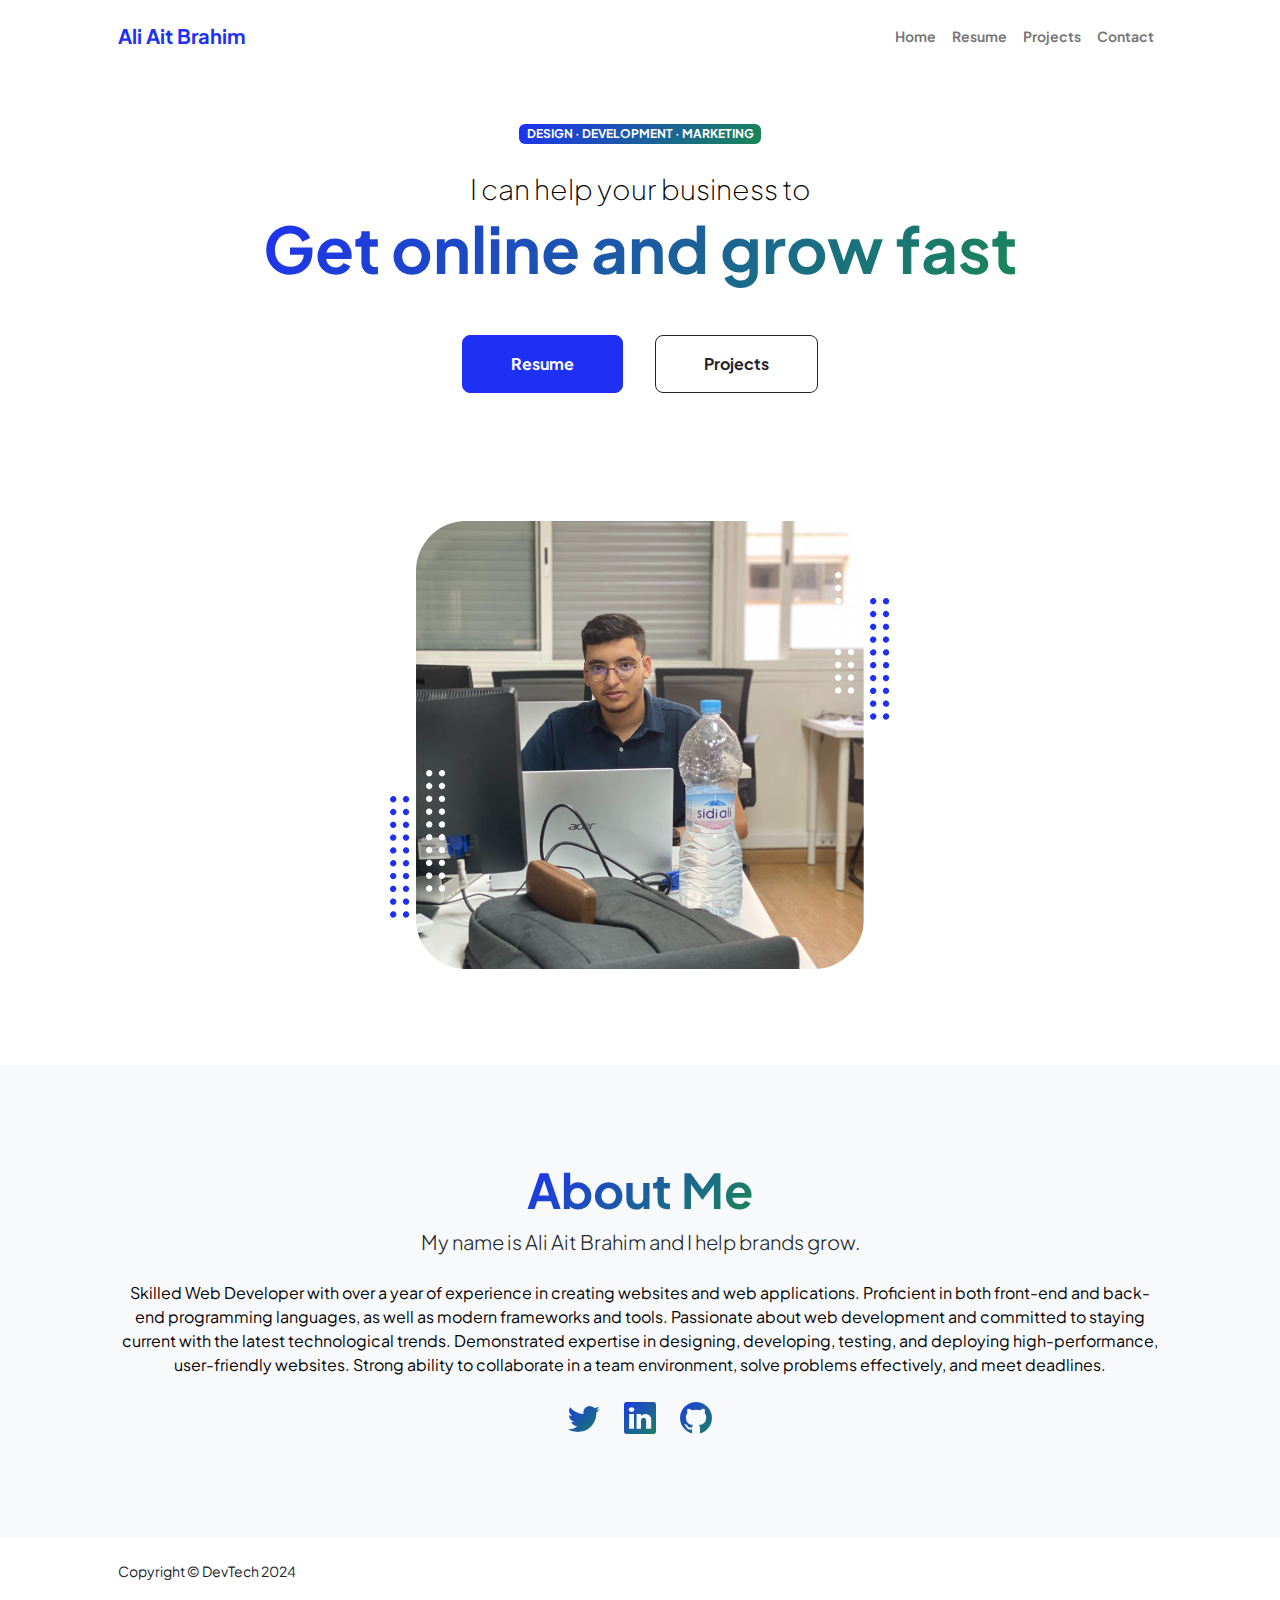
<file: index.html>
<!DOCTYPE html>
<html lang="en">
    <head>
        <meta charset="utf-8" />
        <meta name="viewport" content="width=device-width, initial-scale=1, shrink-to-fit=no" />
        <meta name="description" content="" />
        <meta name="author" content="" />
        <title>Home</title>
        <!-- Favicon-->
        <link rel="icon" type="image/x-icon" href="assets/icoimg.ico" />
        <!-- Custom Google font-->
        <link rel="preconnect" href="https://fonts.googleapis.com" />
        <link rel="preconnect" href="https://fonts.gstatic.com" crossorigin />
        <link href="https://fonts.googleapis.com/css2?family=Plus+Jakarta+Sans:wght@100;200;300;400;500;600;700;800;900&amp;display=swap" rel="stylesheet" />
        <!-- Bootstrap icons-->
        <link href="https://cdn.jsdelivr.net/npm/bootstrap-icons@1.8.1/font/bootstrap-icons.css" rel="stylesheet" />
        <!-- Core theme CSS (includes Bootstrap)-->
        <link href="css/styles.css" rel="stylesheet" />
    </head>
    <body class="d-flex flex-column h-100">
        <main class="flex-shrink-0">
            <!-- Navigation-->
            <nav class="navbar navbar-expand-lg navbar-light bg-white py-3">
                <div class="container px-5">
                    <a class="navbar-brand" href="index.html"><span class="fw-bolder text-primary">Ali Ait Brahim</span></a>
                    <button class="navbar-toggler" type="button" data-bs-toggle="collapse" data-bs-target="#navbarSupportedContent" aria-controls="navbarSupportedContent" aria-expanded="false" aria-label="Toggle navigation"><span class="navbar-toggler-icon"></span></button>
                    <div class="collapse navbar-collapse" id="navbarSupportedContent">
                        <ul class="navbar-nav ms-auto mb-2 mb-lg-0 small fw-bolder">
                            <li class="nav-item"><a class="nav-link" href="index.html">Home</a></li>
                            <li class="nav-item"><a class="nav-link" href="resume.html">Resume</a></li>
                            <li class="nav-item"><a class="nav-link" href="projects.html">Projects</a></li>
                            <li class="nav-item"><a class="nav-link" href="contact.html">Contact</a></li>
                        </ul>
                    </div>
                </div>
            </nav>
            <!-- Header-->
            <header class="py-5">
                <div class="container px-5 pb-5">
                    <div class="row gx-5 align-items-center">
                        <div class="col-xxl-5">
                            <!-- Header text content-->
                            <div class="text-center text-xxl-start">
                                <div class="badge bg-gradient-primary-to-secondary text-white mb-4"><div class="text-uppercase">Design &middot; Development &middot; Marketing</div></div>
                                <div class="fs-3 fw-light text-muted">I can help your business to</div>
                                <h1 class="display-3 fw-bolder mb-5"><span class="text-gradient d-inline">Get online and grow fast</span></h1>
                                <div class="d-grid gap-3 d-sm-flex justify-content-sm-center justify-content-xxl-start mb-3">
                                    <a class="btn btn-primary btn-lg px-5 py-3 me-sm-3 fs-6 fw-bolder" href="resume.html">Resume</a>
                                    <a class="btn btn-outline-dark btn-lg px-5 py-3 fs-6 fw-bolder" href="projects.html">Projects</a>
                                </div>
                            </div>
                        </div>
                        <div class="col-xxl-7">
                            <!-- Header profile picture-->
                            <div class="d-flex justify-content-center mt-5 mt-xxl-0">
                                <div class="profile bg-gradient-primary-to-secondary">
                                    <!-- TIP: For best results, use a photo with a transparent background like the demo example below-->
                                    <!-- Watch a tutorial on how to do this on YouTube (link)-->
                                    <img class="cl-profile-img" src="assets/alilnkd.jpeg" alt="..." />
                                    <div class="dots-1">
                                        <!-- SVG Dots-->
                                        <svg version="1.1" xmlns="http://www.w3.org/2000/svg" xmlns:xlink="http://www.w3.org/1999/xlink" x="0px" y="0px" viewBox="0 0 191.6 1215.4" style="enable-background: new 0 0 191.6 1215.4" xml:space="preserve">
                                            <g transform="translate(0.000000,1280.000000) scale(0.100000,-0.100000)">
                                                <path d="M227.7,12788.6c-105-35-200-141-222-248c-43-206,163-412,369-369c155,32,275,190,260,339c-11,105-90,213-190,262        C383.7,12801.6,289.7,12808.6,227.7,12788.6z"></path>
                                                <path d="M1507.7,12788.6c-151-50-253-216-222-362c25-119,136-230,254-255c194-41,395,142,375,339c-11,105-90,213-190,262        C1663.7,12801.6,1569.7,12808.6,1507.7,12788.6z"></path>
                                                <path d="M227.7,11508.6c-105-35-200-141-222-248c-43-206,163-412,369-369c155,32,275,190,260,339c-11,105-90,213-190,262        C383.7,11521.6,289.7,11528.6,227.7,11508.6z"></path>
                                                <path d="M1507.7,11508.6c-151-50-253-216-222-362c25-119,136-230,254-255c194-41,395,142,375,339c-11,105-90,213-190,262        C1663.7,11521.6,1569.7,11528.6,1507.7,11508.6z"></path>
                                                <path d="M227.7,10228.6c-105-35-200-141-222-248c-43-206,163-412,369-369c155,32,275,190,260,339c-11,105-90,213-190,262        C383.7,10241.6,289.7,10248.6,227.7,10228.6z"></path>
                                                <path d="M1507.7,10228.6c-105-35-200-141-222-248c-43-206,163-412,369-369c155,32,275,190,260,339c-11,105-90,213-190,262        C1663.7,10241.6,1569.7,10248.6,1507.7,10228.6z"></path>
                                                <path d="M227.7,8948.6c-105-35-200-141-222-248c-43-206,163-412,369-369c155,32,275,190,260,339c-11,105-90,213-190,262        C383.7,8961.6,289.7,8968.6,227.7,8948.6z"></path>
                                                <path d="M1507.7,8948.6c-105-35-200-141-222-248c-43-206,163-412,369-369c155,32,275,190,260,339c-11,105-90,213-190,262        C1663.7,8961.6,1569.7,8968.6,1507.7,8948.6z"></path>
                                                <path d="M227.7,7668.6c-105-35-200-141-222-248c-43-206,163-412,369-369c155,32,275,190,260,339c-11,105-90,213-190,262        C383.7,7681.6,289.7,7688.6,227.7,7668.6z"></path>
                                                <path d="M1507.7,7668.6c-105-35-200-141-222-248c-43-206,163-412,369-369c155,32,275,190,260,339c-11,105-90,213-190,262        C1663.7,7681.6,1569.7,7688.6,1507.7,7668.6z"></path>
                                                <path d="M227.7,6388.6c-105-35-200-141-222-248c-43-206,163-412,369-369c155,32,275,190,260,339c-11,105-90,213-190,262        C383.7,6401.6,289.7,6408.6,227.7,6388.6z"></path>
                                                <path d="M1507.7,6388.6c-105-35-200-141-222-248c-43-206,163-412,369-369c155,32,275,190,260,339c-11,105-90,213-190,262        C1663.7,6401.6,1569.7,6408.6,1507.7,6388.6z"></path>
                                                <path d="M227.7,5108.6c-105-35-200-141-222-248c-43-206,163-412,369-369c155,32,275,190,260,339c-11,105-90,213-190,262        C383.7,5121.6,289.7,5128.6,227.7,5108.6z"></path>
                                                <path d="M1507.7,5108.6c-105-35-200-141-222-248c-43-206,163-412,369-369c155,32,275,190,260,339c-11,105-90,213-190,262        C1663.7,5121.6,1569.7,5128.6,1507.7,5108.6z"></path>
                                                <path d="M227.7,3828.6c-105-35-200-141-222-248c-43-206,163-412,369-369c155,32,275,190,260,339c-11,105-90,213-190,262        C383.7,3841.6,289.7,3848.6,227.7,3828.6z"></path>
                                                <path d="M1507.7,3828.6c-105-35-200-141-222-248c-43-206,163-412,369-369c155,32,275,190,260,339c-11,105-90,213-190,262        C1663.7,3841.6,1569.7,3848.6,1507.7,3828.6z"></path>
                                                <path d="M227.7,2548.6c-105-35-200-141-222-248c-43-206,163-412,369-369c155,32,275,190,260,339c-11,105-90,213-190,262        C383.7,2561.6,289.7,2568.6,227.7,2548.6z"></path>
                                                <path d="M1507.7,2548.6c-105-35-200-141-222-248c-43-206,163-412,369-369c155,32,275,190,260,339c-11,105-90,213-190,262        C1663.7,2561.6,1569.7,2568.6,1507.7,2548.6z"></path>
                                                <path d="M227.7,1268.6c-105-35-200-141-222-248c-43-206,163-412,369-369c155,32,275,190,260,339c-11,105-90,213-190,262        C383.7,1281.6,289.7,1288.6,227.7,1268.6z"></path>
                                                <path d="M1507.7,1268.6c-105-35-200-141-222-248c-43-206,163-412,369-369c155,32,275,190,260,339c-11,105-90,213-190,262        C1663.7,1281.6,1569.7,1288.6,1507.7,1268.6z"></path>
                                            </g>
                                        </svg>
                                        <!-- END of SVG dots-->
                                    </div>
                                    <div class="dots-2">
                                        <!-- SVG Dots-->
                                        <svg version="1.1" xmlns="http://www.w3.org/2000/svg" xmlns:xlink="http://www.w3.org/1999/xlink" x="0px" y="0px" viewBox="0 0 191.6 1215.4" style="enable-background: new 0 0 191.6 1215.4" xml:space="preserve">
                                            <g transform="translate(0.000000,1280.000000) scale(0.100000,-0.100000)">
                                                <path d="M227.7,12788.6c-105-35-200-141-222-248c-43-206,163-412,369-369c155,32,275,190,260,339c-11,105-90,213-190,262        C383.7,12801.6,289.7,12808.6,227.7,12788.6z"></path>
                                                <path d="M1507.7,12788.6c-151-50-253-216-222-362c25-119,136-230,254-255c194-41,395,142,375,339c-11,105-90,213-190,262        C1663.7,12801.6,1569.7,12808.6,1507.7,12788.6z"></path>
                                                <path d="M227.7,11508.6c-105-35-200-141-222-248c-43-206,163-412,369-369c155,32,275,190,260,339c-11,105-90,213-190,262        C383.7,11521.6,289.7,11528.6,227.7,11508.6z"></path>
                                                <path d="M1507.7,11508.6c-151-50-253-216-222-362c25-119,136-230,254-255c194-41,395,142,375,339c-11,105-90,213-190,262        C1663.7,11521.6,1569.7,11528.6,1507.7,11508.6z"></path>
                                                <path d="M227.7,10228.6c-105-35-200-141-222-248c-43-206,163-412,369-369c155,32,275,190,260,339c-11,105-90,213-190,262        C383.7,10241.6,289.7,10248.6,227.7,10228.6z"></path>
                                                <path d="M1507.7,10228.6c-105-35-200-141-222-248c-43-206,163-412,369-369c155,32,275,190,260,339c-11,105-90,213-190,262        C1663.7,10241.6,1569.7,10248.6,1507.7,10228.6z"></path>
                                                <path d="M227.7,8948.6c-105-35-200-141-222-248c-43-206,163-412,369-369c155,32,275,190,260,339c-11,105-90,213-190,262        C383.7,8961.6,289.7,8968.6,227.7,8948.6z"></path>
                                                <path d="M1507.7,8948.6c-105-35-200-141-222-248c-43-206,163-412,369-369c155,32,275,190,260,339c-11,105-90,213-190,262        C1663.7,8961.6,1569.7,8968.6,1507.7,8948.6z"></path>
                                                <path d="M227.7,7668.6c-105-35-200-141-222-248c-43-206,163-412,369-369c155,32,275,190,260,339c-11,105-90,213-190,262        C383.7,7681.6,289.7,7688.6,227.7,7668.6z"></path>
                                                <path d="M1507.7,7668.6c-105-35-200-141-222-248c-43-206,163-412,369-369c155,32,275,190,260,339c-11,105-90,213-190,262        C1663.7,7681.6,1569.7,7688.6,1507.7,7668.6z"></path>
                                                <path d="M227.7,6388.6c-105-35-200-141-222-248c-43-206,163-412,369-369c155,32,275,190,260,339c-11,105-90,213-190,262        C383.7,6401.6,289.7,6408.6,227.7,6388.6z"></path>
                                                <path d="M1507.7,6388.6c-105-35-200-141-222-248c-43-206,163-412,369-369c155,32,275,190,260,339c-11,105-90,213-190,262        C1663.7,6401.6,1569.7,6408.6,1507.7,6388.6z"></path>
                                                <path d="M227.7,5108.6c-105-35-200-141-222-248c-43-206,163-412,369-369c155,32,275,190,260,339c-11,105-90,213-190,262        C383.7,5121.6,289.7,5128.6,227.7,5108.6z"></path>
                                                <path d="M1507.7,5108.6c-105-35-200-141-222-248c-43-206,163-412,369-369c155,32,275,190,260,339c-11,105-90,213-190,262        C1663.7,5121.6,1569.7,5128.6,1507.7,5108.6z"></path>
                                                <path d="M227.7,3828.6c-105-35-200-141-222-248c-43-206,163-412,369-369c155,32,275,190,260,339c-11,105-90,213-190,262        C383.7,3841.6,289.7,3848.6,227.7,3828.6z"></path>
                                                <path d="M1507.7,3828.6c-105-35-200-141-222-248c-43-206,163-412,369-369c155,32,275,190,260,339c-11,105-90,213-190,262        C1663.7,3841.6,1569.7,3848.6,1507.7,3828.6z"></path>
                                                <path d="M227.7,2548.6c-105-35-200-141-222-248c-43-206,163-412,369-369c155,32,275,190,260,339c-11,105-90,213-190,262        C383.7,2561.6,289.7,2568.6,227.7,2548.6z"></path>
                                                <path d="M1507.7,2548.6c-105-35-200-141-222-248c-43-206,163-412,369-369c155,32,275,190,260,339c-11,105-90,213-190,262        C1663.7,2561.6,1569.7,2568.6,1507.7,2548.6z"></path>
                                                <path d="M227.7,1268.6c-105-35-200-141-222-248c-43-206,163-412,369-369c155,32,275,190,260,339c-11,105-90,213-190,262        C383.7,1281.6,289.7,1288.6,227.7,1268.6z"></path>
                                                <path d="M1507.7,1268.6c-105-35-200-141-222-248c-43-206,163-412,369-369c155,32,275,190,260,339c-11,105-90,213-190,262        C1663.7,1281.6,1569.7,1288.6,1507.7,1268.6z"></path>
                                            </g>
                                        </svg>
                                        <!-- END of SVG dots-->
                                    </div>
                                    <div class="dots-3">
                                        <!-- SVG Dots-->
                                        <svg version="1.1" xmlns="http://www.w3.org/2000/svg" xmlns:xlink="http://www.w3.org/1999/xlink" x="0px" y="0px" viewBox="0 0 191.6 1215.4" style="enable-background: new 0 0 191.6 1215.4" xml:space="preserve">
                                            <g transform="translate(0.000000,1280.000000) scale(0.100000,-0.100000)">
                                                <path d="M227.7,12788.6c-105-35-200-141-222-248c-43-206,163-412,369-369c155,32,275,190,260,339c-11,105-90,213-190,262        C383.7,12801.6,289.7,12808.6,227.7,12788.6z"></path>
                                                <path d="M1507.7,12788.6c-151-50-253-216-222-362c25-119,136-230,254-255c194-41,395,142,375,339c-11,105-90,213-190,262        C1663.7,12801.6,1569.7,12808.6,1507.7,12788.6z"></path>
                                                <path d="M227.7,11508.6c-105-35-200-141-222-248c-43-206,163-412,369-369c155,32,275,190,260,339c-11,105-90,213-190,262        C383.7,11521.6,289.7,11528.6,227.7,11508.6z"></path>
                                                <path d="M1507.7,11508.6c-151-50-253-216-222-362c25-119,136-230,254-255c194-41,395,142,375,339c-11,105-90,213-190,262        C1663.7,11521.6,1569.7,11528.6,1507.7,11508.6z"></path>
                                                <path d="M227.7,10228.6c-105-35-200-141-222-248c-43-206,163-412,369-369c155,32,275,190,260,339c-11,105-90,213-190,262        C383.7,10241.6,289.7,10248.6,227.7,10228.6z"></path>
                                                <path d="M1507.7,10228.6c-105-35-200-141-222-248c-43-206,163-412,369-369c155,32,275,190,260,339c-11,105-90,213-190,262        C1663.7,10241.6,1569.7,10248.6,1507.7,10228.6z"></path>
                                                <path d="M227.7,8948.6c-105-35-200-141-222-248c-43-206,163-412,369-369c155,32,275,190,260,339c-11,105-90,213-190,262        C383.7,8961.6,289.7,8968.6,227.7,8948.6z"></path>
                                                <path d="M1507.7,8948.6c-105-35-200-141-222-248c-43-206,163-412,369-369c155,32,275,190,260,339c-11,105-90,213-190,262        C1663.7,8961.6,1569.7,8968.6,1507.7,8948.6z"></path>
                                                <path d="M227.7,7668.6c-105-35-200-141-222-248c-43-206,163-412,369-369c155,32,275,190,260,339c-11,105-90,213-190,262        C383.7,7681.6,289.7,7688.6,227.7,7668.6z"></path>
                                                <path d="M1507.7,7668.6c-105-35-200-141-222-248c-43-206,163-412,369-369c155,32,275,190,260,339c-11,105-90,213-190,262        C1663.7,7681.6,1569.7,7688.6,1507.7,7668.6z"></path>
                                                <path d="M227.7,6388.6c-105-35-200-141-222-248c-43-206,163-412,369-369c155,32,275,190,260,339c-11,105-90,213-190,262        C383.7,6401.6,289.7,6408.6,227.7,6388.6z"></path>
                                                <path d="M1507.7,6388.6c-105-35-200-141-222-248c-43-206,163-412,369-369c155,32,275,190,260,339c-11,105-90,213-190,262        C1663.7,6401.6,1569.7,6408.6,1507.7,6388.6z"></path>
                                                <path d="M227.7,5108.6c-105-35-200-141-222-248c-43-206,163-412,369-369c155,32,275,190,260,339c-11,105-90,213-190,262        C383.7,5121.6,289.7,5128.6,227.7,5108.6z"></path>
                                                <path d="M1507.7,5108.6c-105-35-200-141-222-248c-43-206,163-412,369-369c155,32,275,190,260,339c-11,105-90,213-190,262        C1663.7,5121.6,1569.7,5128.6,1507.7,5108.6z"></path>
                                                <path d="M227.7,3828.6c-105-35-200-141-222-248c-43-206,163-412,369-369c155,32,275,190,260,339c-11,105-90,213-190,262        C383.7,3841.6,289.7,3848.6,227.7,3828.6z"></path>
                                                <path d="M1507.7,3828.6c-105-35-200-141-222-248c-43-206,163-412,369-369c155,32,275,190,260,339c-11,105-90,213-190,262        C1663.7,3841.6,1569.7,3848.6,1507.7,3828.6z"></path>
                                                <path d="M227.7,2548.6c-105-35-200-141-222-248c-43-206,163-412,369-369c155,32,275,190,260,339c-11,105-90,213-190,262        C383.7,2561.6,289.7,2568.6,227.7,2548.6z"></path>
                                                <path d="M1507.7,2548.6c-105-35-200-141-222-248c-43-206,163-412,369-369c155,32,275,190,260,339c-11,105-90,213-190,262        C1663.7,2561.6,1569.7,2568.6,1507.7,2548.6z"></path>
                                                <path d="M227.7,1268.6c-105-35-200-141-222-248c-43-206,163-412,369-369c155,32,275,190,260,339c-11,105-90,213-190,262        C383.7,1281.6,289.7,1288.6,227.7,1268.6z"></path>
                                                <path d="M1507.7,1268.6c-105-35-200-141-222-248c-43-206,163-412,369-369c155,32,275,190,260,339c-11,105-90,213-190,262        C1663.7,1281.6,1569.7,1288.6,1507.7,1268.6z"></path>
                                            </g>
                                        </svg>
                                        <!-- END of SVG dots-->
                                    </div>
                                    <div class="dots-4">
                                        <!-- SVG Dots-->
                                        <svg version="1.1" xmlns="http://www.w3.org/2000/svg" xmlns:xlink="http://www.w3.org/1999/xlink" x="0px" y="0px" viewBox="0 0 191.6 1215.4" style="enable-background: new 0 0 191.6 1215.4" xml:space="preserve">
                                            <g transform="translate(0.000000,1280.000000) scale(0.100000,-0.100000)">
                                                <path d="M227.7,12788.6c-105-35-200-141-222-248c-43-206,163-412,369-369c155,32,275,190,260,339c-11,105-90,213-190,262        C383.7,12801.6,289.7,12808.6,227.7,12788.6z"></path>
                                                <path d="M1507.7,12788.6c-151-50-253-216-222-362c25-119,136-230,254-255c194-41,395,142,375,339c-11,105-90,213-190,262        C1663.7,12801.6,1569.7,12808.6,1507.7,12788.6z"></path>
                                                <path d="M227.7,11508.6c-105-35-200-141-222-248c-43-206,163-412,369-369c155,32,275,190,260,339c-11,105-90,213-190,262        C383.7,11521.6,289.7,11528.6,227.7,11508.6z"></path>
                                                <path d="M1507.7,11508.6c-151-50-253-216-222-362c25-119,136-230,254-255c194-41,395,142,375,339c-11,105-90,213-190,262        C1663.7,11521.6,1569.7,11528.6,1507.7,11508.6z"></path>
                                                <path d="M227.7,10228.6c-105-35-200-141-222-248c-43-206,163-412,369-369c155,32,275,190,260,339c-11,105-90,213-190,262        C383.7,10241.6,289.7,10248.6,227.7,10228.6z"></path>
                                                <path d="M1507.7,10228.6c-105-35-200-141-222-248c-43-206,163-412,369-369c155,32,275,190,260,339c-11,105-90,213-190,262        C1663.7,10241.6,1569.7,10248.6,1507.7,10228.6z"></path>
                                                <path d="M227.7,8948.6c-105-35-200-141-222-248c-43-206,163-412,369-369c155,32,275,190,260,339c-11,105-90,213-190,262        C383.7,8961.6,289.7,8968.6,227.7,8948.6z"></path>
                                                <path d="M1507.7,8948.6c-105-35-200-141-222-248c-43-206,163-412,369-369c155,32,275,190,260,339c-11,105-90,213-190,262        C1663.7,8961.6,1569.7,8968.6,1507.7,8948.6z"></path>
                                                <path d="M227.7,7668.6c-105-35-200-141-222-248c-43-206,163-412,369-369c155,32,275,190,260,339c-11,105-90,213-190,262        C383.7,7681.6,289.7,7688.6,227.7,7668.6z"></path>
                                                <path d="M1507.7,7668.6c-105-35-200-141-222-248c-43-206,163-412,369-369c155,32,275,190,260,339c-11,105-90,213-190,262        C1663.7,7681.6,1569.7,7688.6,1507.7,7668.6z"></path>
                                                <path d="M227.7,6388.6c-105-35-200-141-222-248c-43-206,163-412,369-369c155,32,275,190,260,339c-11,105-90,213-190,262        C383.7,6401.6,289.7,6408.6,227.7,6388.6z"></path>
                                                <path d="M1507.7,6388.6c-105-35-200-141-222-248c-43-206,163-412,369-369c155,32,275,190,260,339c-11,105-90,213-190,262        C1663.7,6401.6,1569.7,6408.6,1507.7,6388.6z"></path>
                                                <path d="M227.7,5108.6c-105-35-200-141-222-248c-43-206,163-412,369-369c155,32,275,190,260,339c-11,105-90,213-190,262        C383.7,5121.6,289.7,5128.6,227.7,5108.6z"></path>
                                                <path d="M1507.7,5108.6c-105-35-200-141-222-248c-43-206,163-412,369-369c155,32,275,190,260,339c-11,105-90,213-190,262        C1663.7,5121.6,1569.7,5128.6,1507.7,5108.6z"></path>
                                                <path d="M227.7,3828.6c-105-35-200-141-222-248c-43-206,163-412,369-369c155,32,275,190,260,339c-11,105-90,213-190,262        C383.7,3841.6,289.7,3848.6,227.7,3828.6z"></path>
                                                <path d="M1507.7,3828.6c-105-35-200-141-222-248c-43-206,163-412,369-369c155,32,275,190,260,339c-11,105-90,213-190,262        C1663.7,3841.6,1569.7,3848.6,1507.7,3828.6z"></path>
                                                <path d="M227.7,2548.6c-105-35-200-141-222-248c-43-206,163-412,369-369c155,32,275,190,260,339c-11,105-90,213-190,262        C383.7,2561.6,289.7,2568.6,227.7,2548.6z"></path>
                                                <path d="M1507.7,2548.6c-105-35-200-141-222-248c-43-206,163-412,369-369c155,32,275,190,260,339c-11,105-90,213-190,262        C1663.7,2561.6,1569.7,2568.6,1507.7,2548.6z"></path>
                                                <path d="M227.7,1268.6c-105-35-200-141-222-248c-43-206,163-412,369-369c155,32,275,190,260,339c-11,105-90,213-190,262        C383.7,1281.6,289.7,1288.6,227.7,1268.6z"></path>
                                                <path d="M1507.7,1268.6c-105-35-200-141-222-248c-43-206,163-412,369-369c155,32,275,190,260,339c-11,105-90,213-190,262        C1663.7,1281.6,1569.7,1288.6,1507.7,1268.6z"></path>
                                            </g>
                                        </svg>
                                        <!-- END of SVG dots-->
                                    </div>
                                </div>
                            </div>
                        </div>
                    </div>
                </div>
            </header>
            <!-- About Section-->
            <section class="bg-light py-5">
                <div class="container px-5">
                    <div class="row gx-5 justify-content-center">
                        <div class="col-xxl-8">
                            <div class="text-center my-5">
                                <h2 class="display-5 fw-bolder"><span class="text-gradient d-inline">About Me</span></h2>
                                <p class="lead fw-dark mb-4">My name is Ali Ait Brahim and I help brands grow.</p>
                                <p class="text-muted">
                                    Skilled Web Developer with over a year of experience in creating websites and web applications. Proficient in both front-end and back-end programming languages, as well as modern frameworks and tools. Passionate about web development and committed to staying current with the latest technological trends. Demonstrated expertise in designing, developing, testing, and deploying high-performance, user-friendly websites. Strong ability to collaborate in a team environment, solve problems effectively, and meet deadlines.
                                </p>
                                <div class="d-flex justify-content-center fs-2 gap-4">
                                    <a class="text-gradient" href="https://x.com/AliAitBrahim11" target="_blank" aria-label="Follow me on Twitter">
                                        <i class="bi bi-twitter"></i>
                                    </a>
                                    <a class="text-gradient" href="https://www.linkedin.com/in/ali-ait-brahim-51653b201/" target="_blank" aria-label="View my LinkedIn profile">
                                        <i class="bi bi-linkedin"></i>
                                    </a>
                                    <a class="text-gradient" href="https://github.com/AliAbDev11" target="_blank" aria-label="Check out my GitHub portfolio">
                                        <i class="bi bi-github"></i>
                                    </a>
                                </div>
                            </div>
                        </div>
                    </div>
                </div>
            </section>
        </main>
        <!-- Footer-->
        <footer class="bg-white py-4 mt-auto">
            <div class="container px-5">
                <div class="row align-items-center justify-content-between flex-column flex-sm-row">
                    <div class="col-auto"><div class="small m-0">Copyright &copy; DevTech 2024</div></div>
                    <!-- <div class="col-auto">
                        <a class="small" href="#!">Privacy</a>
                        <span class="mx-1">&middot;</span>
                        <a class="small" href="#!">Terms</a>
                        <span class="mx-1">&middot;</span>
                        <a class="small" href="#!">Contact</a>
                    </div> -->
                </div>
            </div>
        </footer>
        <!-- Coze ChatBot -->
        <script src="https://sf-cdn.coze.com/obj/unpkg-va/flow-platform/chat-app-sdk/1.0.0-beta.4/libs/oversea/index.js"></script>
        <script>
            new CozeWebSDK.WebChatClient({
              config: {
                bot_id: '7445127391901089848',
              },
              componentProps: {
                title: 'Chat with Ali Ait Brahim', // Update the title here
                // icon: 'assets/icoimg.ico', // Add your custom icon URL here
              },
            });
        </script>
        <!-- Bootstrap core JS-->
        <script src="https://cdn.jsdelivr.net/npm/bootstrap@5.2.3/dist/js/bootstrap.bundle.min.js"></script>
        <!-- Core theme JS-->
        <script src="js/scripts.js"></script>
    </body>
</html>
</file>
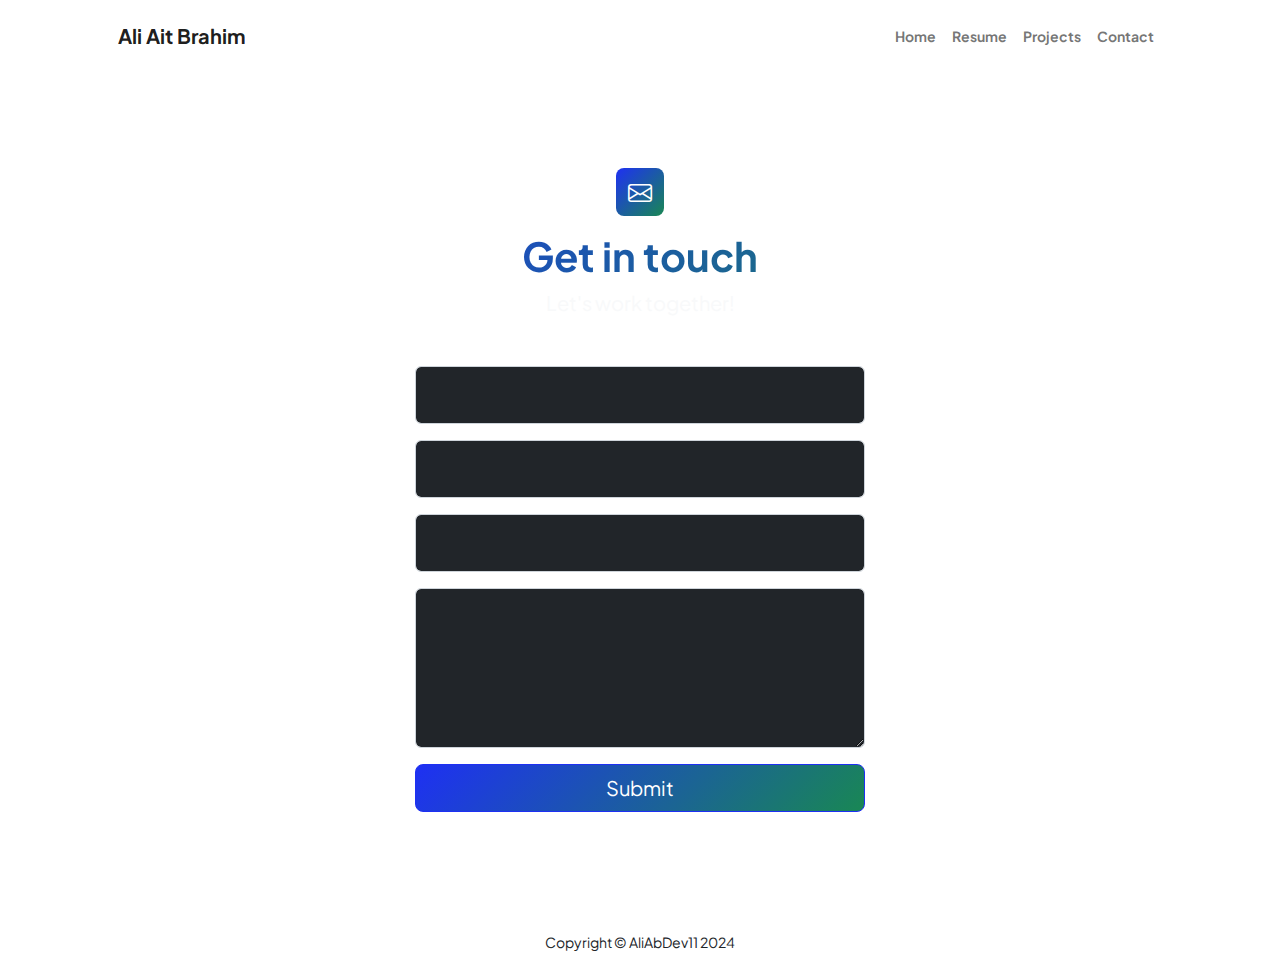
<file: contact.html>
<!DOCTYPE html>
<html lang="en">
    <head>
        <meta charset="utf-8" />
        <meta name="viewport" content="width=device-width, initial-scale=1, shrink-to-fit=no" />
        <meta name="description" content />
        <meta name="author" content />
        <title>Contact</title>
        <!-- Favicon-->
        <link rel="icon" type="image/x-icon" href="assets/icoimg.ico" />
        <!-- Custom Google font-->
        <link rel="preconnect" href="https://fonts.googleapis.com" />
        <link rel="preconnect" href="https://fonts.gstatic.com" crossorigin />
        <link href="https://fonts.googleapis.com/css2?family=Plus+Jakarta+Sans:wght@100;200;300;400;500;600;700;800;900&amp;display=swap" rel="stylesheet" />
        <!-- Bootstrap icons-->
        <link href="https://cdn.jsdelivr.net/npm/bootstrap-icons@1.8.1/font/bootstrap-icons.css" rel="stylesheet" />
        <!-- Core theme CSS (includes Bootstrap)-->
        <link href="css/styles.css" rel="stylesheet" />
    </head>
    <body class="d-flex flex-column">
        <main class="flex-shrink-0">
            <!-- Navigation-->
            <nav class="navbar navbar-expand-lg navbar-light py-3">
                <div class="container px-5">
                    <a class="navbar-brand" href="/"><span class="fw-bolder logo-color">Ali Ait Brahim</span></a>
                    <button class="navbar-toggler" type="button" data-bs-toggle="collapse" data-bs-target="#navbarSupportedContent" aria-controls="navbarSupportedContent" aria-expanded="false" aria-label="Toggle navigation"><span class="navbar-toggler-icon"></span></button>
                    <div class="collapse navbar-collapse" id="navbarSupportedContent">
                        <ul class="navbar-nav ms-auto mb-2 mb-lg-0 small fw-bolder">
                            <li class="nav-item"><a class="nav-link" href="/">Home</a></li>
                            <li class="nav-item"><a class="nav-link" href="resume.html">Resume</a></li>
                            <li class="nav-item"><a class="nav-link" href="projects.html">Projects</a></li>
                            <li class="nav-item"><a class="nav-link" href="contact.html">Contact</a></li>
                        </ul>
                    </div>
                </div>
            </nav>
            <!-- Page content-->
            <section class="py-5">
                <div class="container px-5">
                    <!-- Contact form-->
                    <div class="rounded-4 py-5 px-4 px-md-5">
                        <div class="text-center mb-5">
                            <div class="feature bg-primary bg-gradient-primary-to-secondary text-white rounded-3 mb-3"><i class="bi bi-envelope"></i></div>
                            <h1 class="text-gradient fw-bolder">Get in touch</h1>
                            <p class="lead fw-normal text-light mb-0">Let's work together!</p>
                        </div>
                        <div class="row gx-5 justify-content-center">
                            <div class="col-lg-8 col-xl-6">
                                <!-- * * * * * * * * * * * * * * *-->
                                <!-- * * SB Forms Contact Form * *-->
                                <!-- * * * * * * * * * * * * * * *-->
                                <!-- This form is pre-integrated with SB Forms.-->
                                <!-- To make this form functional, sign up at-->
                                <!-- https://startbootstrap.com/solution/contact-forms-->
                                <!-- to get an API token!-->
                                <form id="contactForm" action="https://api.web3forms.com/submit" method="POST">
                                    <input type="hidden" name="access_key" value="19fbbe0c-97c1-4859-90f1-7d807a1d7fa4">
                                    <!-- Name input-->
                                    <div class="form-floating mb-3">
                                        <input class="form-control text-bg-dark" id="name" type="text" name="name" placeholder="Enter your name..." required />
                                        <label for="name">Full name</label>
                                        <div class="invalid-feedback" data-sb-feedback="name:required">A name is required.</div>
                                    </div>
                                    <!-- Email address input-->
                                    <div class="form-floating mb-3">
                                        <input class="form-control text-bg-dark" id="email" type="email" name="email" placeholder="name@example.com" required />
                                        <label for="email">Email address</label>
                                        <div class="invalid-feedback" data-sb-feedback="email:required">An email is required.</div>
                                        <div class="invalid-feedback" data-sb-feedback="email:email">Email is not valid.</div>
                                    </div>
                                    <!-- Phone number input-->
                                    <div class="form-floating mb-3">
                                        <input class="form-control text-bg-dark" id="phone" type="tel" name="phone" placeholder="(123) 456-7890" required />
                                        <label for="phone">Phone number</label>
                                        <div class="invalid-feedback" data-sb-feedback="phone:required">A phone number is required.</div>
                                    </div>
                                    <!-- Message input-->
                                    <div class="form-floating mb-3">
                                        <textarea class="form-control text-bg-dark" id="message" name="message" placeholder="Enter your message here..." style="height: 10rem" required></textarea>
                                        <label for="message">Message</label>
                                        <div class="invalid-feedback" data-sb-feedback="message:required">A message is required.</div>
                                    </div>
                                    <!-- Submit Button-->
                                    <div class="d-grid">
                                        <button class="btn btn-primary btn-lg" id="submitButton" type="submit">Submit</button>
                                    </div>
                                </form>
                            </div>
                        </div>
                    </div>
                </div>
            </section>
        </main>
        <!-- Footer-->
        <footer class="py-4 mt-auto">
            <div class="container px-5">
                <div class="row align-items-center justify-content-between flex-column">
                    <div class="col-auto"><div class="small m-0">Copyright &copy; AliAbDev11 2024</div></div>
                    <!-- <div class="col-auto">
                        <a class="small" href="#!">Privacy</a>
                        <span class="mx-1">&middot;</span>
                        <a class="small" href="#!">Terms</a>
                        <span class="mx-1">&middot;</span>
                        <a class="small" href="#!">Contact</a>
                    </div> -->
                </div>
            </div>
        </footer>
        <!-- Bootstrap core JS-->
        <script src="https://cdn.jsdelivr.net/npm/bootstrap@5.2.3/dist/js/bootstrap.bundle.min.js"></script>
        <!-- Core theme JS-->
        <script src="js/scripts.js"></script>
        <!-- * * * * * * * * * * * * * * * * * * * * * * * * * * * * * * * * * * * * * * * *-->
        <!-- * *                               SB Forms JS                               * *-->
        <!-- * * Activate your form at https://startbootstrap.com/solution/contact-forms * *-->
        <!-- * * * * * * * * * * * * * * * * * * * * * * * * * * * * * * * * * * * * * * * *-->
        <script src="https://cdn.startbootstrap.com/sb-forms-latest.js"></script>
    </body>
</html>
</file>
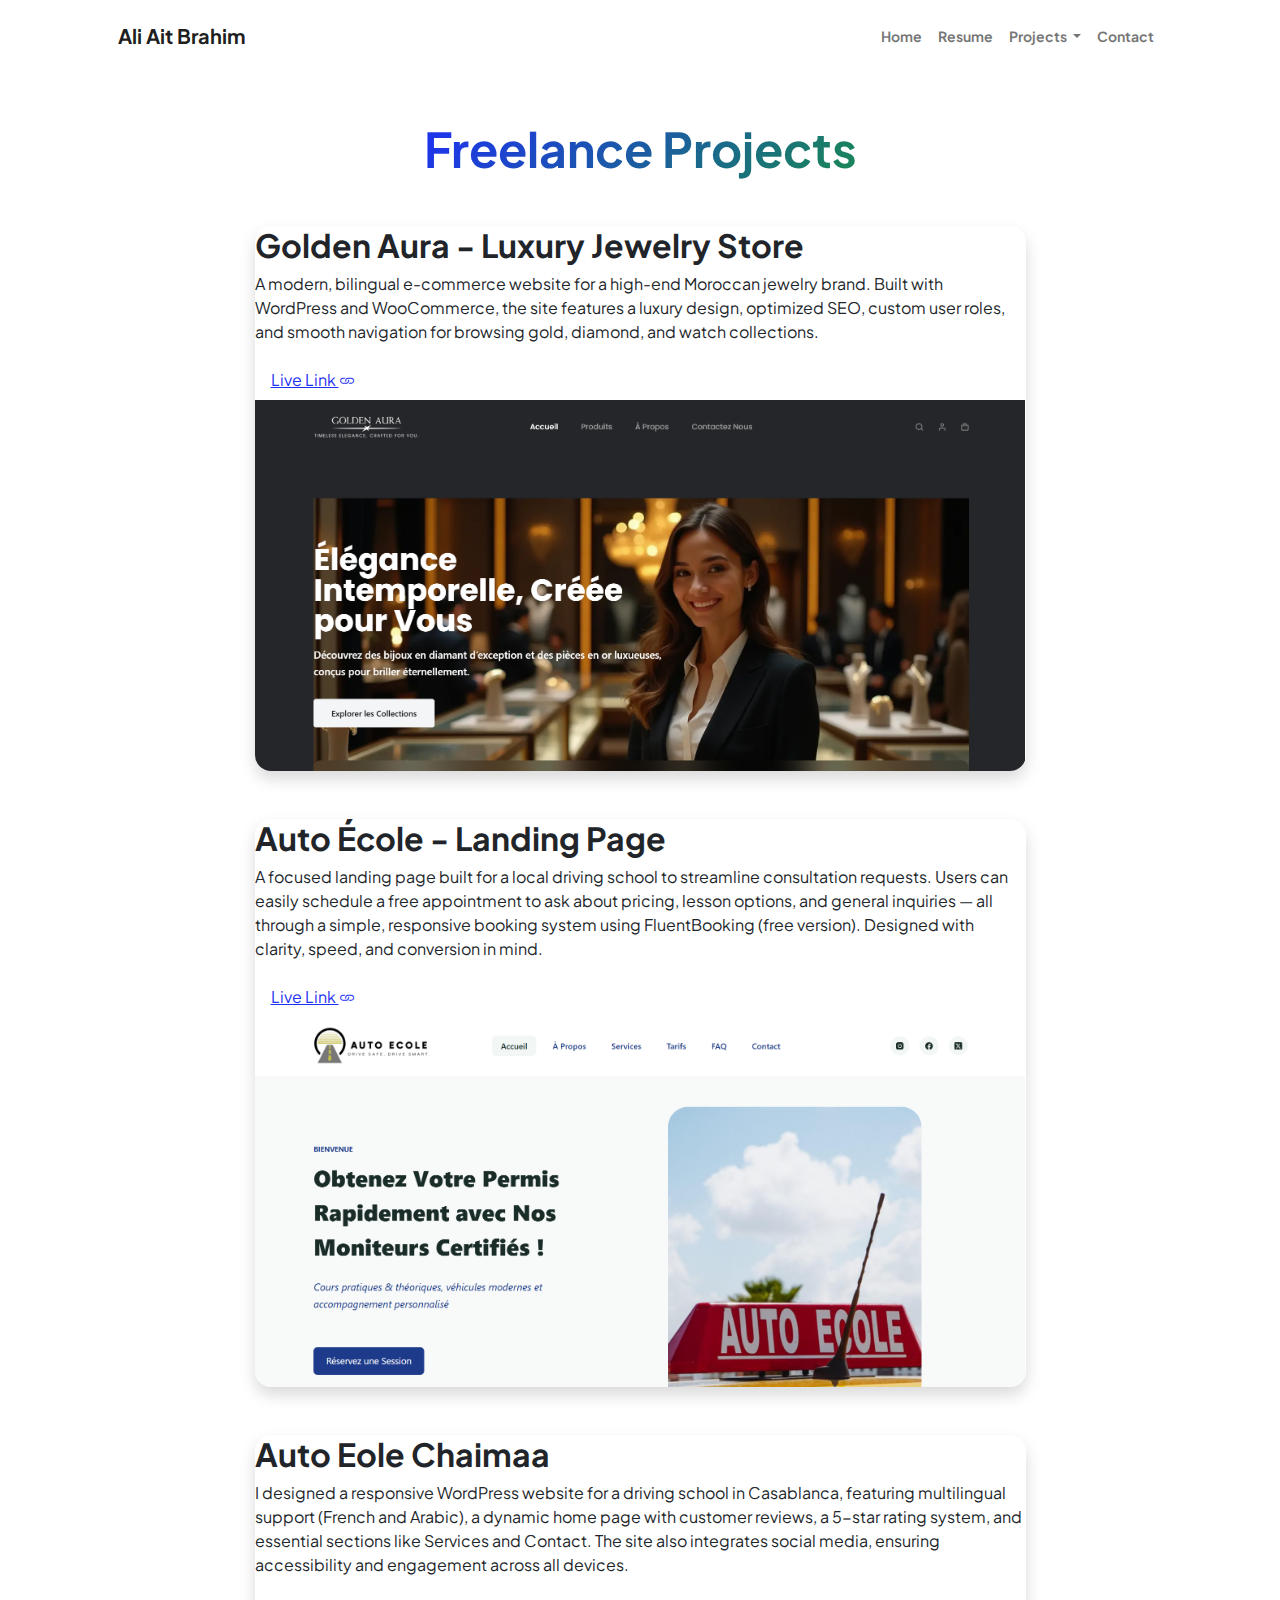
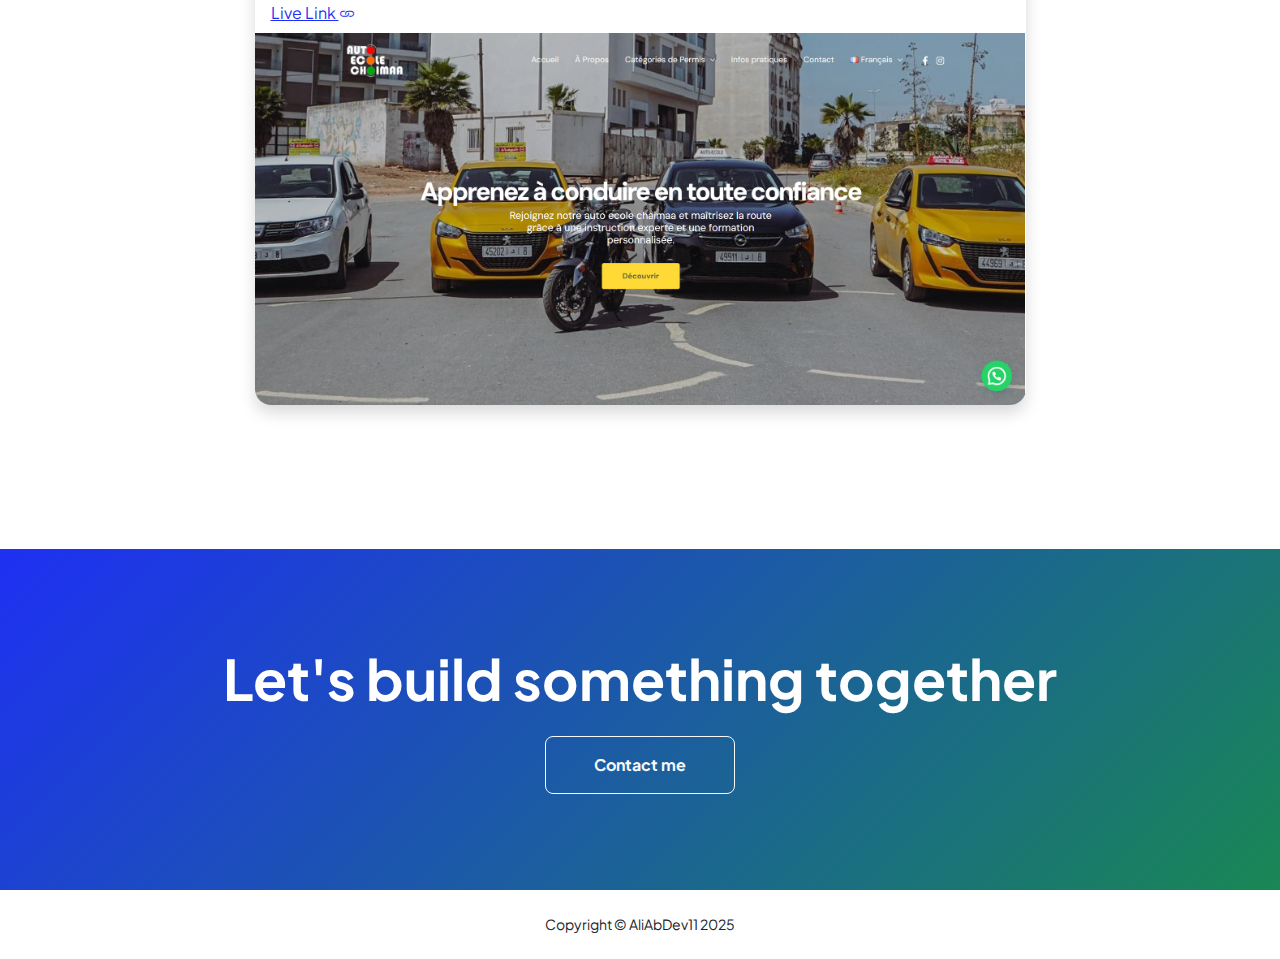
<file: freelanceprojects.html>
<!DOCTYPE html>
<html lang="en">
    <head>
        <meta charset="utf-8" />
        <meta name="viewport" content="width=device-width, initial-scale=1, shrink-to-fit=no" />
        <meta name="description" content="" />
        <meta name="author" content="" />
        <title>Projects</title>
        <!-- Favicon-->
        <link rel="icon" type="image/x-icon" href="assets/icoimg.ico" />
        <!-- Custom Google font-->
        <link rel="preconnect" href="https://fonts.googleapis.com" />
        <link rel="preconnect" href="https://fonts.gstatic.com" crossorigin />
        <link href="https://fonts.googleapis.com/css2?family=Plus+Jakarta+Sans:wght@100;200;300;400;500;600;700;800;900&amp;display=swap" rel="stylesheet" />
        <!-- Bootstrap icons-->
        <link href="https://cdn.jsdelivr.net/npm/bootstrap-icons@1.8.1/font/bootstrap-icons.css" rel="stylesheet" />
        <!-- Core theme CSS (includes Bootstrap)-->
        <link href="css/styles.css" rel="stylesheet" />
    </head>
    <body class="d-flex flex-column h-100">
        <main class="flex-shrink-0">
            <!-- Navigation-->
            <nav class="navbar navbar-expand-lg navbar-light py-3">
                <div class="container px-5">
                    <a class="navbar-brand" href="index.html"><span class="fw-bolder logo-color">Ali Ait Brahim</span></a>
                    <button class="navbar-toggler" type="button" data-bs-toggle="collapse" data-bs-target="#navbarSupportedContent" aria-controls="navbarSupportedContent" aria-expanded="false" aria-label="Toggle navigation"><span class="navbar-toggler-icon"></span></button>
                    <div class="collapse navbar-collapse" id="navbarSupportedContent">
                        <ul class="navbar-nav ms-auto mb-2 mb-lg-0 small fw-bolder">
                            <li class="nav-item"><a class="nav-link" href="index.html">Home</a></li>
                            <li class="nav-item"><a class="nav-link" href="resume.html">Resume</a></li>
                            <li class="nav-item dropdown">
                                <a class="nav-link dropdown-toggle" id="projectsDropdown" role="button" data-bs-toggle="dropdown" aria-expanded="false">
                                    Projects
                                </a>
                                <ul class="dropdown-menu" aria-labelledby="projectsDropdown">
                                    <li><a class="dropdown-item" href="freelanceprojects.html">Freelance Projects</a></li>
                                    <li><a class="dropdown-item" href="personalprojects.html">Personal Projects</a></li>
                                </ul>
                            </li>
                            <li class="nav-item"><a class="nav-link" href="contact.html">Contact</a></li>
                        </ul>
                    </div>
                </div>
            </nav>
            <!-- Projects Section-->
            <section class="py-5">
                <div class="container px-5 mb-5">
                    <div class="text-center mb-5">
                        <h1 class="display-5 fw-bolder mb-0"><span class="text-gradient d-inline">Freelance Projects</span></h1>
                    </div>
                    <div class="row gx-5 justify-content-center">
                        <div class="col-lg-11 col-xl-9 col-xxl-8">
                            <!-- Project Card 0-->
                            <div class="card cl-cardproject overflow-hidden shadow rounded-4 border-0 mb-5">
                                <div class="card-body p-0">
                                    <div class="d-flex align-items-center flex-column">
                                        <div class="cl-group">
                                            <h2 class="fw-bolder">Golden Aura - Luxury Jewelry Store</h2>
                                            <p class="cl-description">A modern, bilingual e-commerce website for a high-end Moroccan jewelry brand. Built with WordPress and WooCommerce, the site features a luxury design, optimized SEO, custom user roles, and smooth navigation for browsing gold, diamond, and watch collections.</p>
                                            <div class="cl-link py-2 px-3">
                                                <a class="text-link" href="https://goldyfans.blog/" target="_blank" aria-label="Check out my GitHub portfolio">
                                                    Live Link <i class="bi bi-link"></i>
                                                </a>
                                            </div>
                                        </div>
                                        <img class="img-fluid" src="assets/goldyfans.png" alt="..." />
                                    </div>
                                </div>
                            </div>
                            <!-- Project Card 1-->
                            <div class="card cl-cardproject overflow-hidden shadow rounded-4 border-0 mb-5">
                                <div class="card-body p-0">
                                    <div class="d-flex align-items-center flex-column">
                                        <div class="cl-group">
                                            <h2 class="fw-bolder">Auto École - Landing Page</h2>
                                            <p class="cl-description">A focused landing page built for a local driving school to streamline consultation requests. Users can easily schedule a free appointment to ask about pricing, lesson options, and general inquiries — all through a simple, responsive booking system using FluentBooking (free version). Designed with clarity, speed, and conversion in mind.</p>
                                            <div class="cl-link py-2 px-3">
                                                <a class="text-link" href="https://autoecole.goldyfans.blog/" target="_blank" aria-label="Check out my GitHub portfolio">
                                                   Live Link <i class="bi bi-link"></i>
                                                </a>
                                            </div>
                                        </div>
                                        <img class="img-fluid" src="assets/autoecole-landingpage.png" alt="..." />
                                    </div>
                                </div>
                            </div>
                            <!-- Project Card 2-->
                            <div class="card cl-cardproject overflow-hidden shadow rounded-4 border-0 mb-5">
                                <div class="card-body p-0">
                                    <div class="d-flex align-items-center flex-column">
                                        <div class="cl-group">
                                            <h2 class="fw-bolder">Auto Eole Chaimaa</h2>    
                                            <p class="cl-description">I designed a responsive WordPress website for a driving school in Casablanca, featuring multilingual support (French and Arabic), a dynamic home page with customer reviews, a 5-star rating system, and essential sections like Services and Contact. The site also integrates social media, ensuring accessibility and engagement across all devices.</p>
                                            <div class="cl-link py-2 px-3">
                                                <a class="text-link" href="https://autoecolechaimaa.com/" target="_blank" aria-label="Check out my GitHub portfolio">
                                                   Live Link <i class="bi bi-link"></i>
                                                </a>
                                            </div>
                                        </div>
                                        <img class="img-fluid" src="assets/autoecolechaimaa.png" alt="..." />
                                    </div>
                                </div>
                            </div>
                        </div>
                    </div>
                </div>
            </section>
            <!-- Call to action section-->
            <section class="py-5 bg-gradient-primary-to-secondary text-white">
                <div class="container px-5 my-5">
                    <div class="text-center">
                        <h2 class="display-4 fw-bolder mb-4">Let's build something together</h2>
                        <a class="btn btn-outline-light btn-lg px-5 py-3 fs-6 fw-bolder" href="contact.html">Contact me</a>
                    </div>
                </div>
            </section>
        </main>
        <!-- Footer-->
        <footer class="py-4 mt-auto">
            <div class="container px-5">
                <div class="row align-items-center justify-content-between flex-column">
                    <div class="col-auto"><div class="small m-0">Copyright &copy; AliAbDev11 2025</div></div>
                    <!-- <div class="col-auto">
                        <a class="small" href="#!">Privacy</a>
                        <span class="mx-1">&middot;</span>
                        <a class="small" href="#!">Terms</a>
                        <span class="mx-1">&middot;</span>
                        <a class="small" href="#!">Contact</a>
                    </div> -->
                </div>
            </div>
        </footer>
        <!-- Bootstrap core JS-->
        <script src="https://cdn.jsdelivr.net/npm/bootstrap@5.2.3/dist/js/bootstrap.bundle.min.js"></script>
        <!-- Core theme JS-->
        <script src="js/scripts.js"></script>
    </body>
</html>
</file>
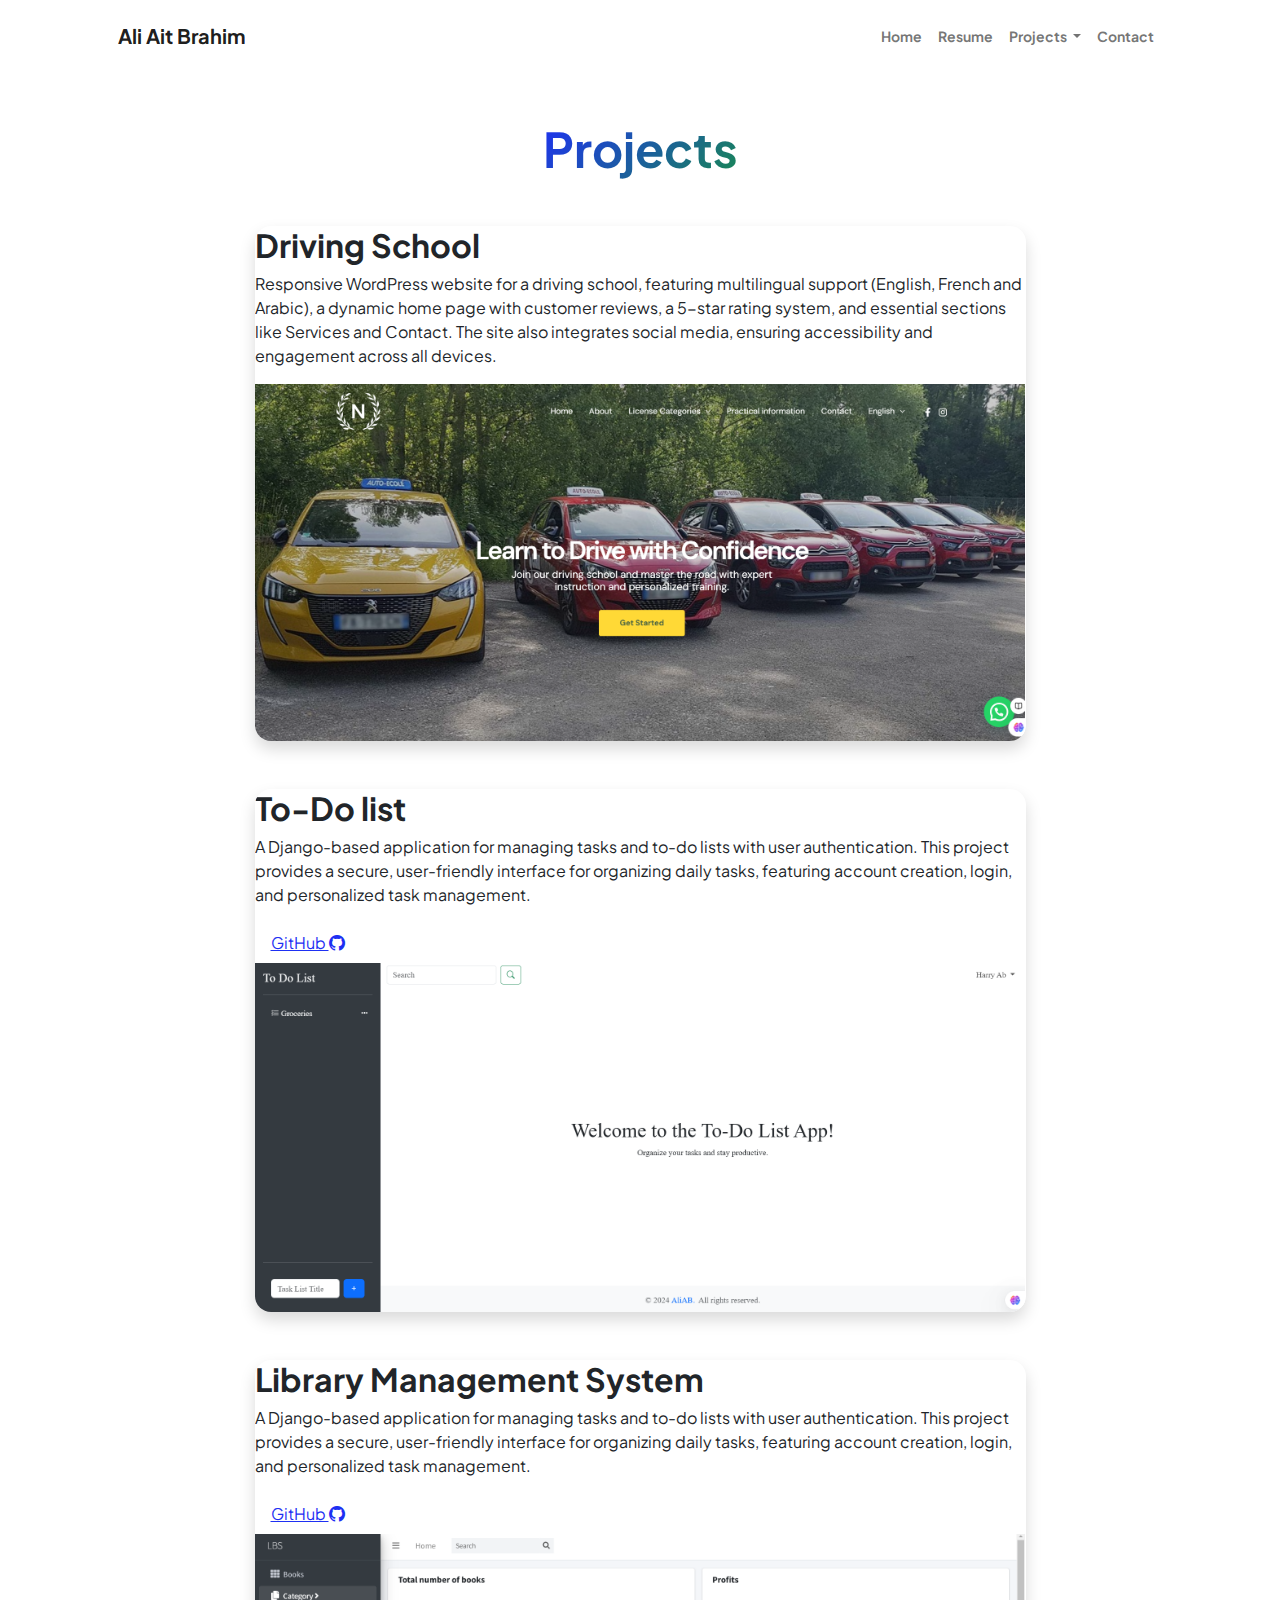
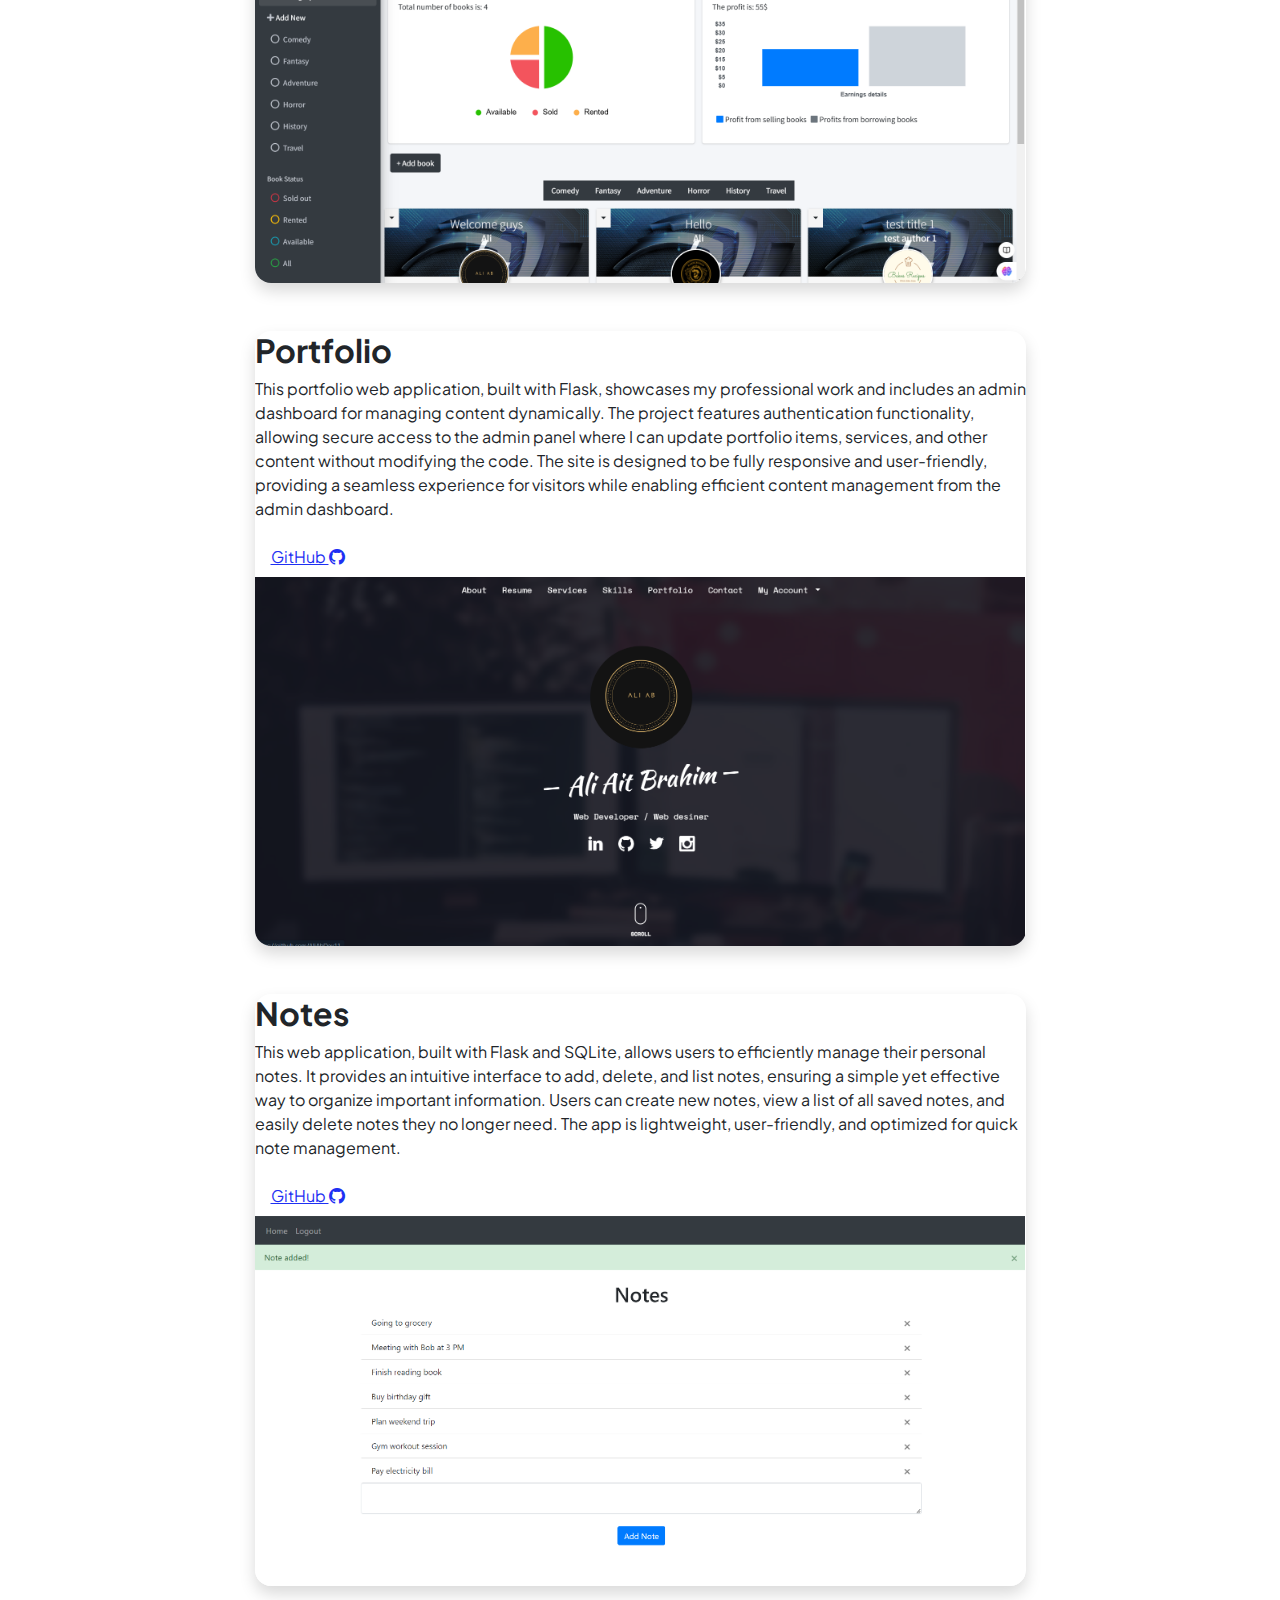
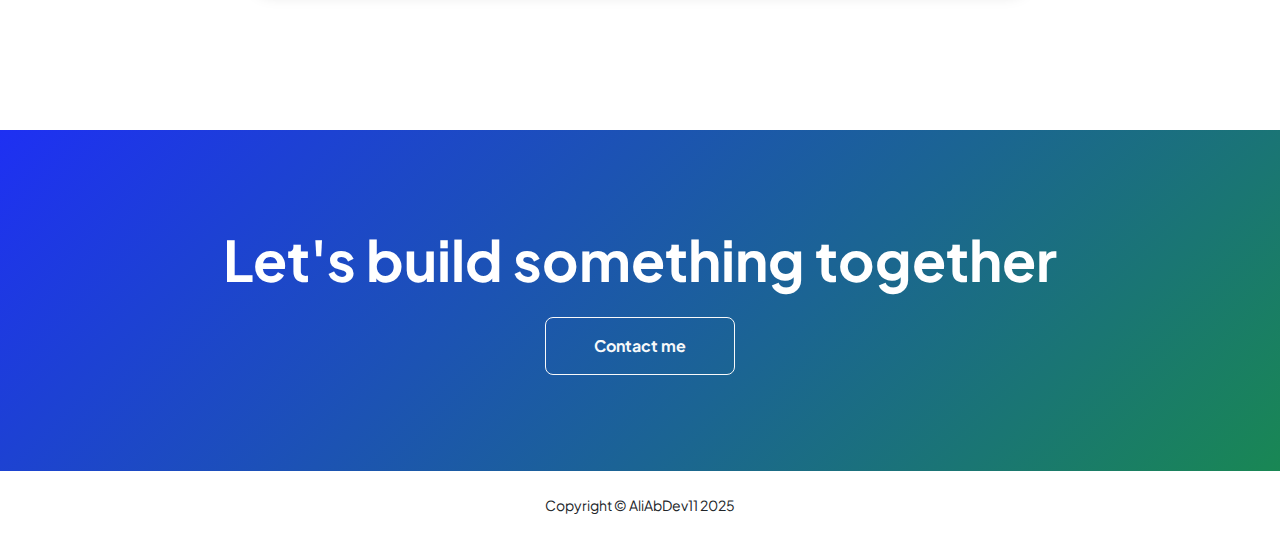
<file: personalprojects.html>
<!DOCTYPE html>
<html lang="en">
    <head>
        <meta charset="utf-8" />
        <meta name="viewport" content="width=device-width, initial-scale=1, shrink-to-fit=no" />
        <meta name="description" content="" />
        <meta name="author" content="" />
        <title>Projects</title>
        <!-- Favicon-->
        <link rel="icon" type="image/x-icon" href="assets/icoimg.ico" />
        <!-- Custom Google font-->
        <link rel="preconnect" href="https://fonts.googleapis.com" />
        <link rel="preconnect" href="https://fonts.gstatic.com" crossorigin />
        <link href="https://fonts.googleapis.com/css2?family=Plus+Jakarta+Sans:wght@100;200;300;400;500;600;700;800;900&amp;display=swap" rel="stylesheet" />
        <!-- Bootstrap icons-->
        <link href="https://cdn.jsdelivr.net/npm/bootstrap-icons@1.8.1/font/bootstrap-icons.css" rel="stylesheet" />
        <!-- Core theme CSS (includes Bootstrap)-->
        <link href="css/styles.css" rel="stylesheet" />
    </head>
    <body class="d-flex flex-column h-100">
        <main class="flex-shrink-0">
            <!-- Navigation-->
            <nav class="navbar navbar-expand-lg navbar-light py-3">
                <div class="container px-5">
                    <a class="navbar-brand" href="index.html"><span class="fw-bolder logo-color">Ali Ait Brahim</span></a>
                    <button class="navbar-toggler" type="button" data-bs-toggle="collapse" data-bs-target="#navbarSupportedContent" aria-controls="navbarSupportedContent" aria-expanded="false" aria-label="Toggle navigation"><span class="navbar-toggler-icon"></span></button>
                    <div class="collapse navbar-collapse" id="navbarSupportedContent">
                        <ul class="navbar-nav ms-auto mb-2 mb-lg-0 small fw-bolder">
                            <li class="nav-item"><a class="nav-link" href="index.html">Home</a></li>
                            <li class="nav-item"><a class="nav-link" href="resume.html">Resume</a></li>
                            <li class="nav-item dropdown">
                                <a class="nav-link dropdown-toggle" id="projectsDropdown" role="button" data-bs-toggle="dropdown" aria-expanded="false">
                                    Projects
                                </a>
                                <ul class="dropdown-menu" aria-labelledby="projectsDropdown">
                                    <li><a class="dropdown-item" href="freelanceprojects.html">Freelance Projects</a></li>
                                    <li><a class="dropdown-item" href="personalprojects.html">Personal Projects</a></li>
                                </ul>
                            </li>
                            <li class="nav-item"><a class="nav-link" href="contact.html">Contact</a></li>
                        </ul>
                    </div>
                </div>
            </nav>
            <!-- Projects Section-->
            <section class="py-5">
                <div class="container px-5 mb-5">
                    <div class="text-center mb-5">
                        <h1 class="display-5 fw-bolder mb-0"><span class="text-gradient d-inline">Projects</span></h1>
                    </div>
                    <div class="row gx-5 justify-content-center">
                        <div class="col-lg-11 col-xl-9 col-xxl-8">
                            <!-- Project Card 0-->
                            <div class="card cl-cardproject overflow-hidden shadow rounded-4 border-0 mb-5">
                                <div class="card-body p-0">
                                    <div class="d-flex align-items-center flex-column">
                                        <div class="cl-group">
                                            <h2 class="fw-bolder">Driving School</h2>
                                            <p class="cl-description">Responsive WordPress website for a driving school, featuring multilingual support (English, French and Arabic), a dynamic home page with customer reviews, a 5-star rating system, and essential sections like Services and Contact. The site also integrates social media, ensuring accessibility and engagement across all devices.                                            </p>
                                            <!-- <div class="cl-link py-2 px-3">
                                                <a class="text-gradient" href="https://github.com/AliAbDev11/To-Do-WebApp" target="_blank" aria-label="Check out my GitHub portfolio">
                                                   GitHub <i class="bi bi-github"></i>
                                                </a>
                                            </div> -->
                                        </div>
                                        <img class="img-fluid" src="assets/Auto-ecole.png" alt="..." />
                                    </div>
                                </div>
                            </div>
                            <!-- Project Card 1-->
                            <div class="card cl-cardproject overflow-hidden shadow rounded-4 border-0 mb-5">
                                <div class="card-body p-0">
                                    <div class="d-flex align-items-center flex-column">
                                        <div class="cl-group">
                                            <h2 class="fw-bolder">To-Do list</h2>
                                            <p class="cl-description">A Django-based application for managing tasks and to-do lists with user authentication. This project provides a secure, user-friendly interface for organizing daily tasks, featuring account creation, login, and personalized task management.</p>
                                            <div class="cl-link py-2 px-3">
                                                <a class="text-link" href="https://github.com/AliAbDev11/To-Do-WebApp" target="_blank" aria-label="Check out my GitHub portfolio">
                                                   GitHub <i class="bi bi-github"></i>
                                                </a>
                                            </div>
                                        </div>
                                        <img class="img-fluid" src="assets/Todolist.png" alt="..." />
                                    </div>
                                </div>
                            </div>
                            <!-- Project Card 2-->
                            <div class="card cl-cardproject overflow-hidden shadow rounded-4 border-0 mb-5">
                                <div class="card-body p-0">
                                    <div class="d-flex align-items-center flex-column">
                                        <div class="cl-group">
                                            <h2 class="fw-bolder">Library Management System</h2>
                                            <p class="cl-description">A Django-based application for managing tasks and to-do lists with user authentication. This project provides a secure, user-friendly interface for organizing daily tasks, featuring account creation, login, and personalized task management.</p>
                                            <div class="cl-link py-2 px-3">
                                                <a class="text-link" href="https://github.com/AliAbDev11/library-management-system" target="_blank" aria-label="Check out my GitHub portfolio">
                                                   GitHub <i class="bi bi-github"></i>
                                                </a>
                                            </div>
                                        </div>
                                        <img class="img-fluid" src="assets/LBS.png" alt="..." />
                                    </div>
                                </div>
                            </div>
                            <!-- Project Card 3-->
                            <div class="card cl-cardproject overflow-hidden shadow rounded-4 border-0 mb-5">
                                <div class="card-body p-0">
                                    <div class="d-flex align-items-center flex-column">
                                        <div class="cl-group">
                                            <h2 class="fw-bolder">Portfolio</h2>
                                            <p class="cl-description">This portfolio web application, built with Flask, showcases my professional work and includes an admin dashboard for managing content dynamically. The project features authentication functionality, allowing secure access to the admin panel where I can update portfolio items, services, and other content without modifying the code. The site is designed to be fully responsive and user-friendly, providing a seamless experience for visitors while enabling efficient content management from the admin dashboard.</p>
                                            <div class="cl-link py-2 px-3">
                                                <a class="text-link" href="https://github.com/AliAbDev11/portfolio" target="_blank" aria-label="Check out my GitHub portfolio">
                                                   GitHub <i class="bi bi-github"></i>
                                                </a>
                                            </div>
                                        </div>
                                        <img class="img-fluid" src="assets/portfolio_project.png" alt="..." />
                                        <!-- <img class="img-fluid" src="https://dummyimage.com/300x400/343a40/6c757d" alt="..." /> -->
                                    </div>
                                </div>
                            </div>
                            <!-- Project Card 4-->
                            <div class="card cl-cardproject overflow-hidden shadow rounded-4 border-0 mb-5">
                                <div class="card-body p-0">
                                    <div class="d-flex align-items-center flex-column">
                                        <div class="cl-group">
                                            <h2 class="fw-bolder">Notes</h2>
                                            <p class="cl-description">This web application, built with Flask and SQLite, allows users to efficiently manage their personal notes. It provides an intuitive interface to add, delete, and list notes, ensuring a simple yet effective way to organize important information. Users can create new notes, view a list of all saved notes, and easily delete notes they no longer need. The app is lightweight, user-friendly, and optimized for quick note management.</p>
                                            <div class="cl-link py-2 px-3">
                                                <a class="text-link" href="https://github.com/AliAbDev11/Notes_webapp" target="_blank" aria-label="Check out my GitHub portfolio">
                                                   GitHub <i class="bi bi-github"></i>
                                                </a>
                                            </div>
                                        </div>
                                        <img class="img-fluid" src="assets/Notes_project.png" alt="..." />
                                    </div>
                                </div>
                            </div>
                        </div>
                    </div>
                </div>
            </section>
            <!-- Call to action section-->
            <section class="py-5 bg-gradient-primary-to-secondary text-white">
                <div class="container px-5 my-5">
                    <div class="text-center">
                        <h2 class="display-4 fw-bolder mb-4">Let's build something together</h2>
                        <a class="btn btn-outline-light btn-lg px-5 py-3 fs-6 fw-bolder" href="contact.html">Contact me</a>
                    </div>
                </div>
            </section>
        </main>
        <!-- Footer-->
        <footer class="py-4 mt-auto">
            <div class="container px-5">
                <div class="row align-items-center justify-content-between flex-column">
                    <div class="col-auto"><div class="small m-0">Copyright &copy; AliAbDev11 2025</div></div>
                    <!-- <div class="col-auto">
                        <a class="small" href="#!">Privacy</a>
                        <span class="mx-1">&middot;</span>
                        <a class="small" href="#!">Terms</a>
                        <span class="mx-1">&middot;</span>
                        <a class="small" href="#!">Contact</a>
                    </div> -->
                </div>
            </div>
        </footer>
        <!-- Bootstrap core JS-->
        <script src="https://cdn.jsdelivr.net/npm/bootstrap@5.2.3/dist/js/bootstrap.bundle.min.js"></script>
        <!-- Core theme JS-->
        <script src="js/scripts.js"></script>
    </body>
</html>
</file>
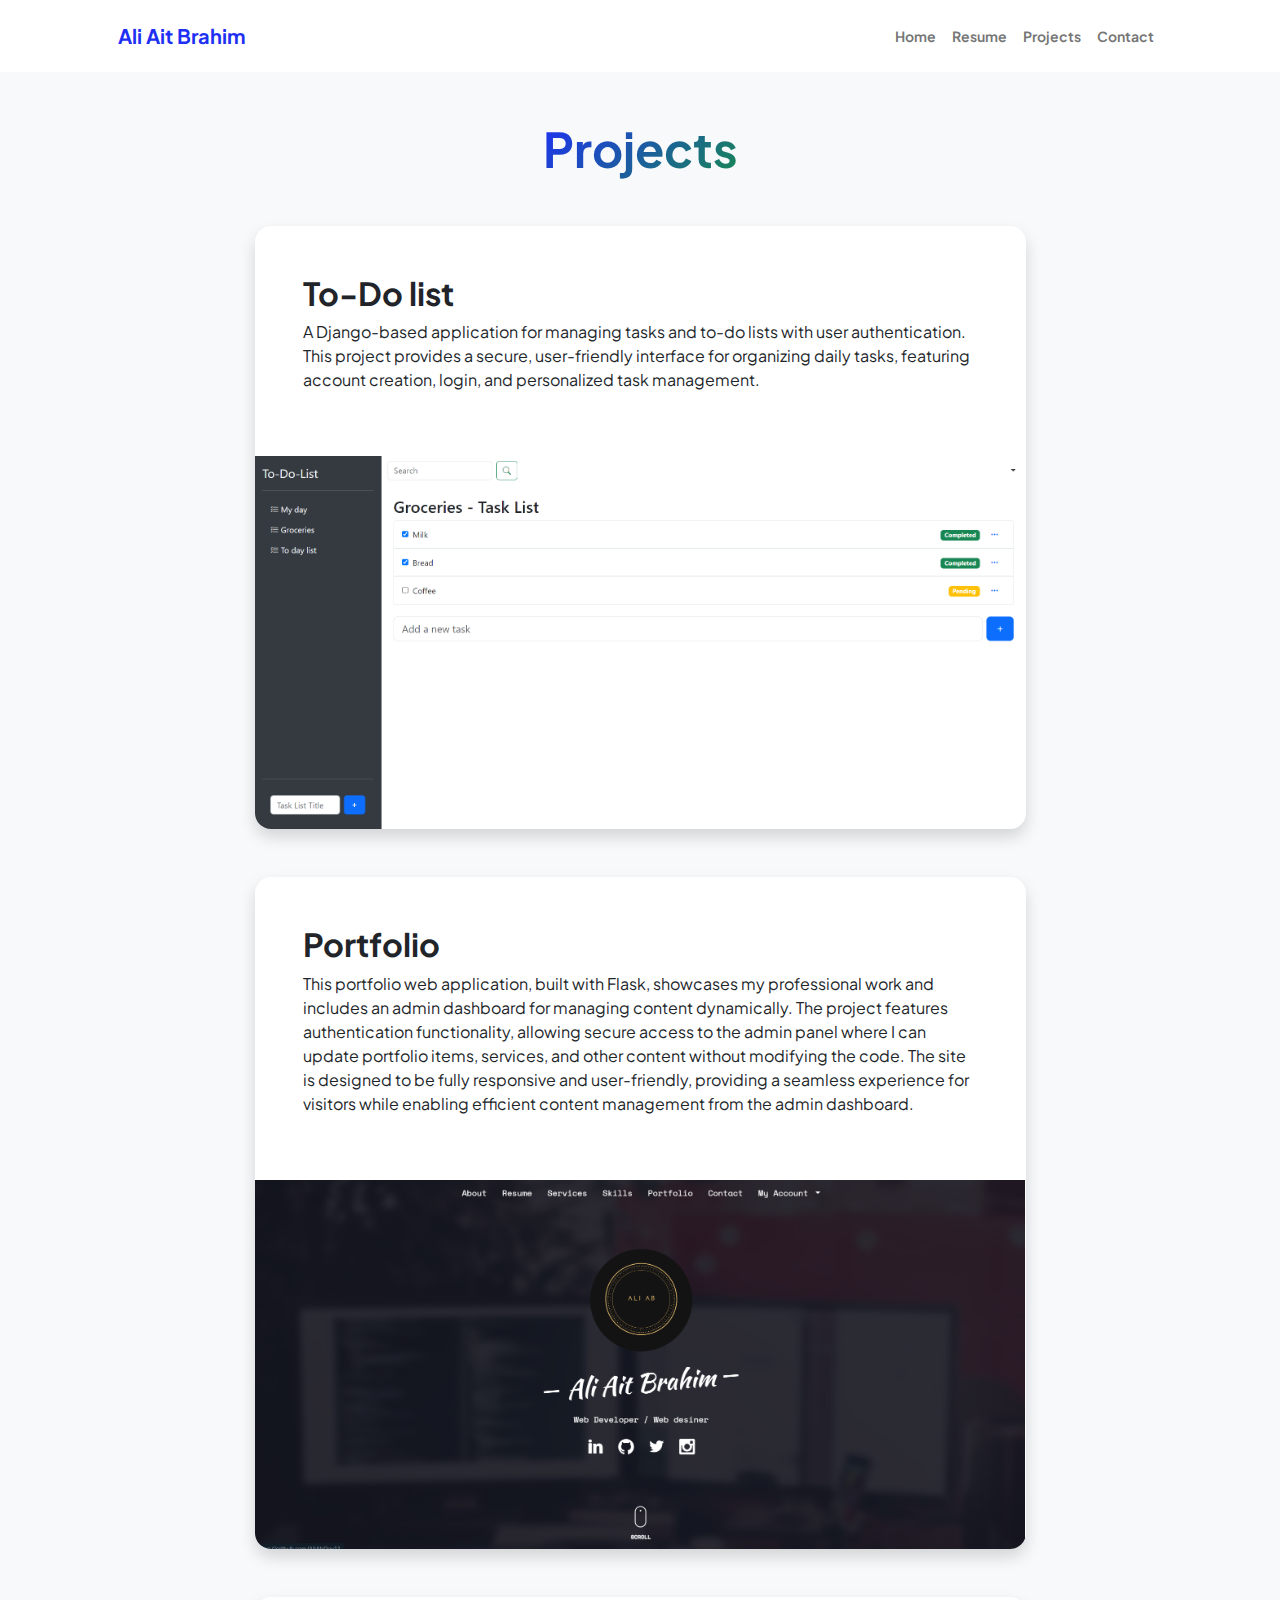
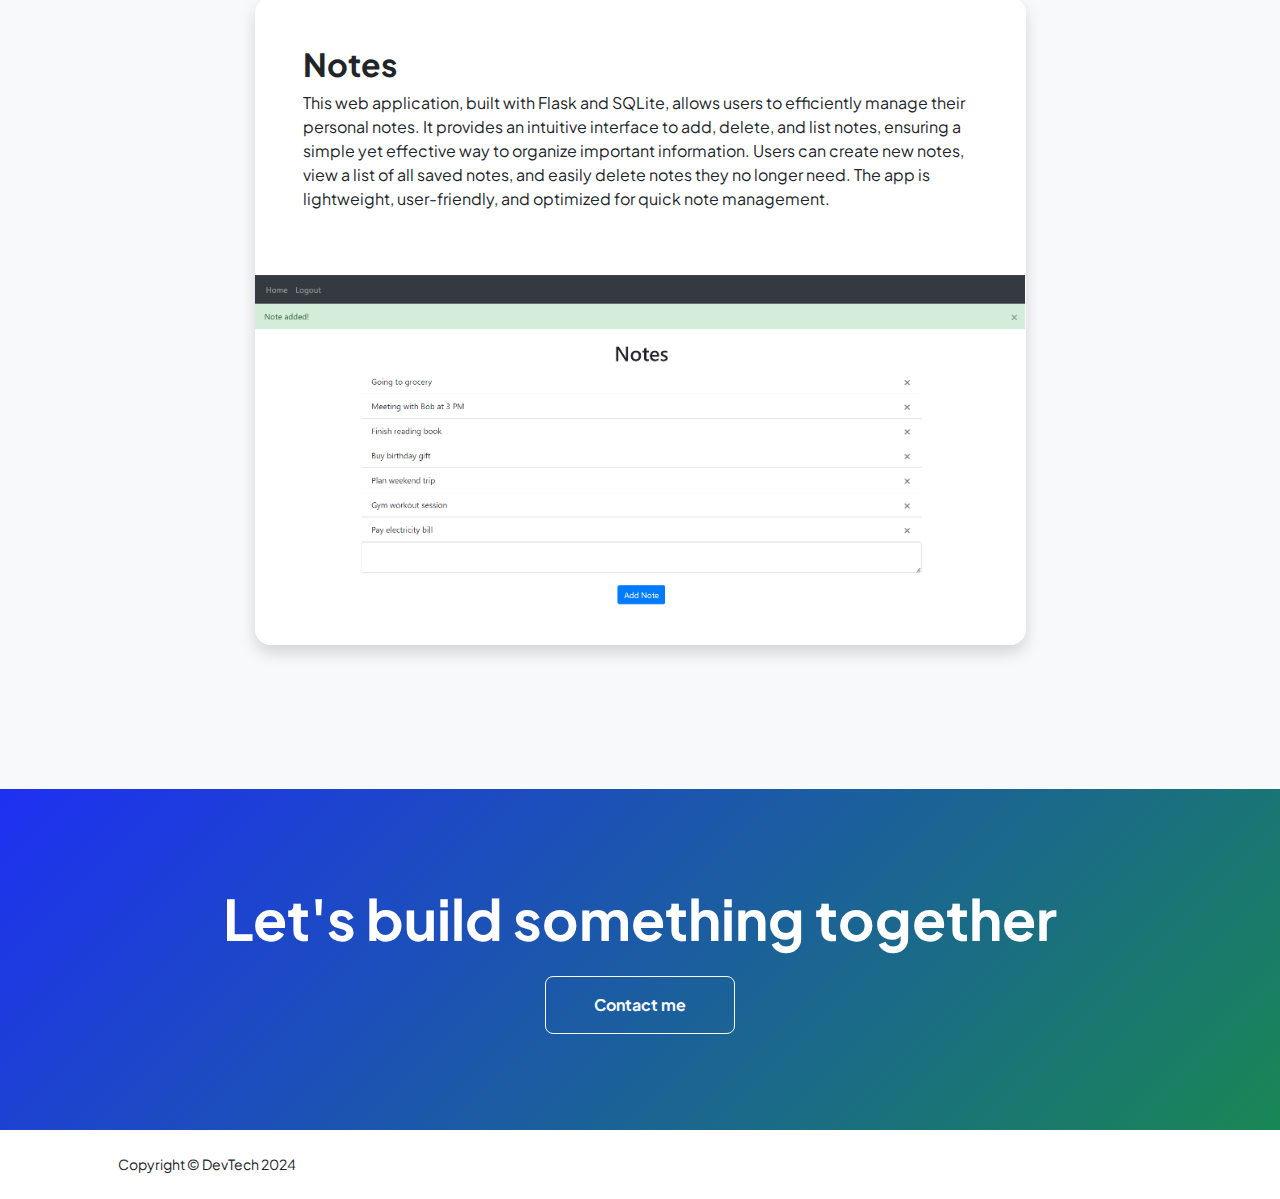
<file: projects.html>
<!DOCTYPE html>
<html lang="en">
    <head>
        <meta charset="utf-8" />
        <meta name="viewport" content="width=device-width, initial-scale=1, shrink-to-fit=no" />
        <meta name="description" content="" />
        <meta name="author" content="" />
        <title>Projects</title>
        <!-- Favicon-->
        <link rel="icon" type="image/x-icon" href="assets/icoimg.ico" />
        <!-- Custom Google font-->
        <link rel="preconnect" href="https://fonts.googleapis.com" />
        <link rel="preconnect" href="https://fonts.gstatic.com" crossorigin />
        <link href="https://fonts.googleapis.com/css2?family=Plus+Jakarta+Sans:wght@100;200;300;400;500;600;700;800;900&amp;display=swap" rel="stylesheet" />
        <!-- Bootstrap icons-->
        <link href="https://cdn.jsdelivr.net/npm/bootstrap-icons@1.8.1/font/bootstrap-icons.css" rel="stylesheet" />
        <!-- Core theme CSS (includes Bootstrap)-->
        <link href="css/styles.css" rel="stylesheet" />
    </head>
    <body class="d-flex flex-column h-100 bg-light">
        <main class="flex-shrink-0">
            <!-- Navigation-->
            <nav class="navbar navbar-expand-lg navbar-light bg-white py-3">
                <div class="container px-5">
                    <a class="navbar-brand" href="index.html"><span class="fw-bolder text-primary">Ali Ait Brahim</span></a>
                    <button class="navbar-toggler" type="button" data-bs-toggle="collapse" data-bs-target="#navbarSupportedContent" aria-controls="navbarSupportedContent" aria-expanded="false" aria-label="Toggle navigation"><span class="navbar-toggler-icon"></span></button>
                    <div class="collapse navbar-collapse" id="navbarSupportedContent">
                        <ul class="navbar-nav ms-auto mb-2 mb-lg-0 small fw-bolder">
                            <li class="nav-item"><a class="nav-link" href="index.html">Home</a></li>
                            <li class="nav-item"><a class="nav-link" href="resume.html">Resume</a></li>
                            <li class="nav-item"><a class="nav-link" href="projects.html">Projects</a></li>
                            <li class="nav-item"><a class="nav-link" href="contact.html">Contact</a></li>
                        </ul>
                    </div>
                </div>
            </nav>
            <!-- Projects Section-->
            <section class="py-5">
                <div class="container px-5 mb-5">
                    <div class="text-center mb-5">
                        <h1 class="display-5 fw-bolder mb-0"><span class="text-gradient d-inline">Projects</span></h1>
                    </div>
                    <div class="row gx-5 justify-content-center">
                        <div class="col-lg-11 col-xl-9 col-xxl-8">
                            <!-- Project Card 1-->
                            <div class="card overflow-hidden shadow rounded-4 border-0 mb-5">
                                <div class="card-body p-0">
                                    <div class="d-flex align-items-center flex-column">
                                        <div class="p-5">
                                            <h2 class="fw-bolder">To-Do list</h2>
                                            <p>A Django-based application for managing tasks and to-do lists with user authentication. This project provides a secure, user-friendly interface for organizing daily tasks, featuring account creation, login, and personalized task management.</p>
                                        </div>
                                        <img class="img-fluid" src="assets/todolist.png" alt="..." />
                                    </div>
                                </div>
                            </div>
                            <!-- Project Card 2-->
                            <div class="card overflow-hidden shadow rounded-4 border-0 mb-5">
                                <div class="card-body p-0">
                                    <div class="d-flex align-items-center flex-column">
                                        <div class="p-5">
                                            <h2 class="fw-bolder">Portfolio</h2>
                                            <p>This portfolio web application, built with Flask, showcases my professional work and includes an admin dashboard for managing content dynamically. The project features authentication functionality, allowing secure access to the admin panel where I can update portfolio items, services, and other content without modifying the code. The site is designed to be fully responsive and user-friendly, providing a seamless experience for visitors while enabling efficient content management from the admin dashboard.</p>
                                        </div>
                                        <img class="img-fluid" src="assets/portfolio_project.png" alt="..." />
                                        <!-- <img class="img-fluid" src="https://dummyimage.com/300x400/343a40/6c757d" alt="..." /> -->
                                    </div>
                                </div>
                            </div>
                            <!-- Project Card 3-->
                            <div class="card overflow-hidden shadow rounded-4 border-0 mb-5">
                                <div class="card-body p-0">
                                    <div class="d-flex align-items-center flex-column">
                                        <div class="p-5">
                                            <h2 class="fw-bolder">Notes</h2>
                                            <p>This web application, built with Flask and SQLite, allows users to efficiently manage their personal notes. It provides an intuitive interface to add, delete, and list notes, ensuring a simple yet effective way to organize important information. Users can create new notes, view a list of all saved notes, and easily delete notes they no longer need. The app is lightweight, user-friendly, and optimized for quick note management.</p>
                                        </div>
                                        <img class="img-fluid" src="assets/Notes_project.png" alt="..." />
                                    </div>
                                </div>
                            </div>
                        </div>
                    </div>
                </div>
            </section>
            <!-- Call to action section-->
            <section class="py-5 bg-gradient-primary-to-secondary text-white">
                <div class="container px-5 my-5">
                    <div class="text-center">
                        <h2 class="display-4 fw-bolder mb-4">Let's build something together</h2>
                        <a class="btn btn-outline-light btn-lg px-5 py-3 fs-6 fw-bolder" href="contact.html">Contact me</a>
                    </div>
                </div>
            </section>
        </main>
        <!-- Footer-->
        <footer class="bg-white py-4 mt-auto">
            <div class="container px-5">
                <div class="row align-items-center justify-content-between flex-column flex-sm-row">
                    <div class="col-auto"><div class="small m-0">Copyright &copy; DevTech 2024</div></div>
                    <!-- <div class="col-auto">
                        <a class="small" href="#!">Privacy</a>
                        <span class="mx-1">&middot;</span>
                        <a class="small" href="#!">Terms</a>
                        <span class="mx-1">&middot;</span>
                        <a class="small" href="#!">Contact</a>
                    </div> -->
                </div>
            </div>
        </footer>
        <!-- Bootstrap core JS-->
        <script src="https://cdn.jsdelivr.net/npm/bootstrap@5.2.3/dist/js/bootstrap.bundle.min.js"></script>
        <!-- Core theme JS-->
        <script src="js/scripts.js"></script>
    </body>
</html>
</file>
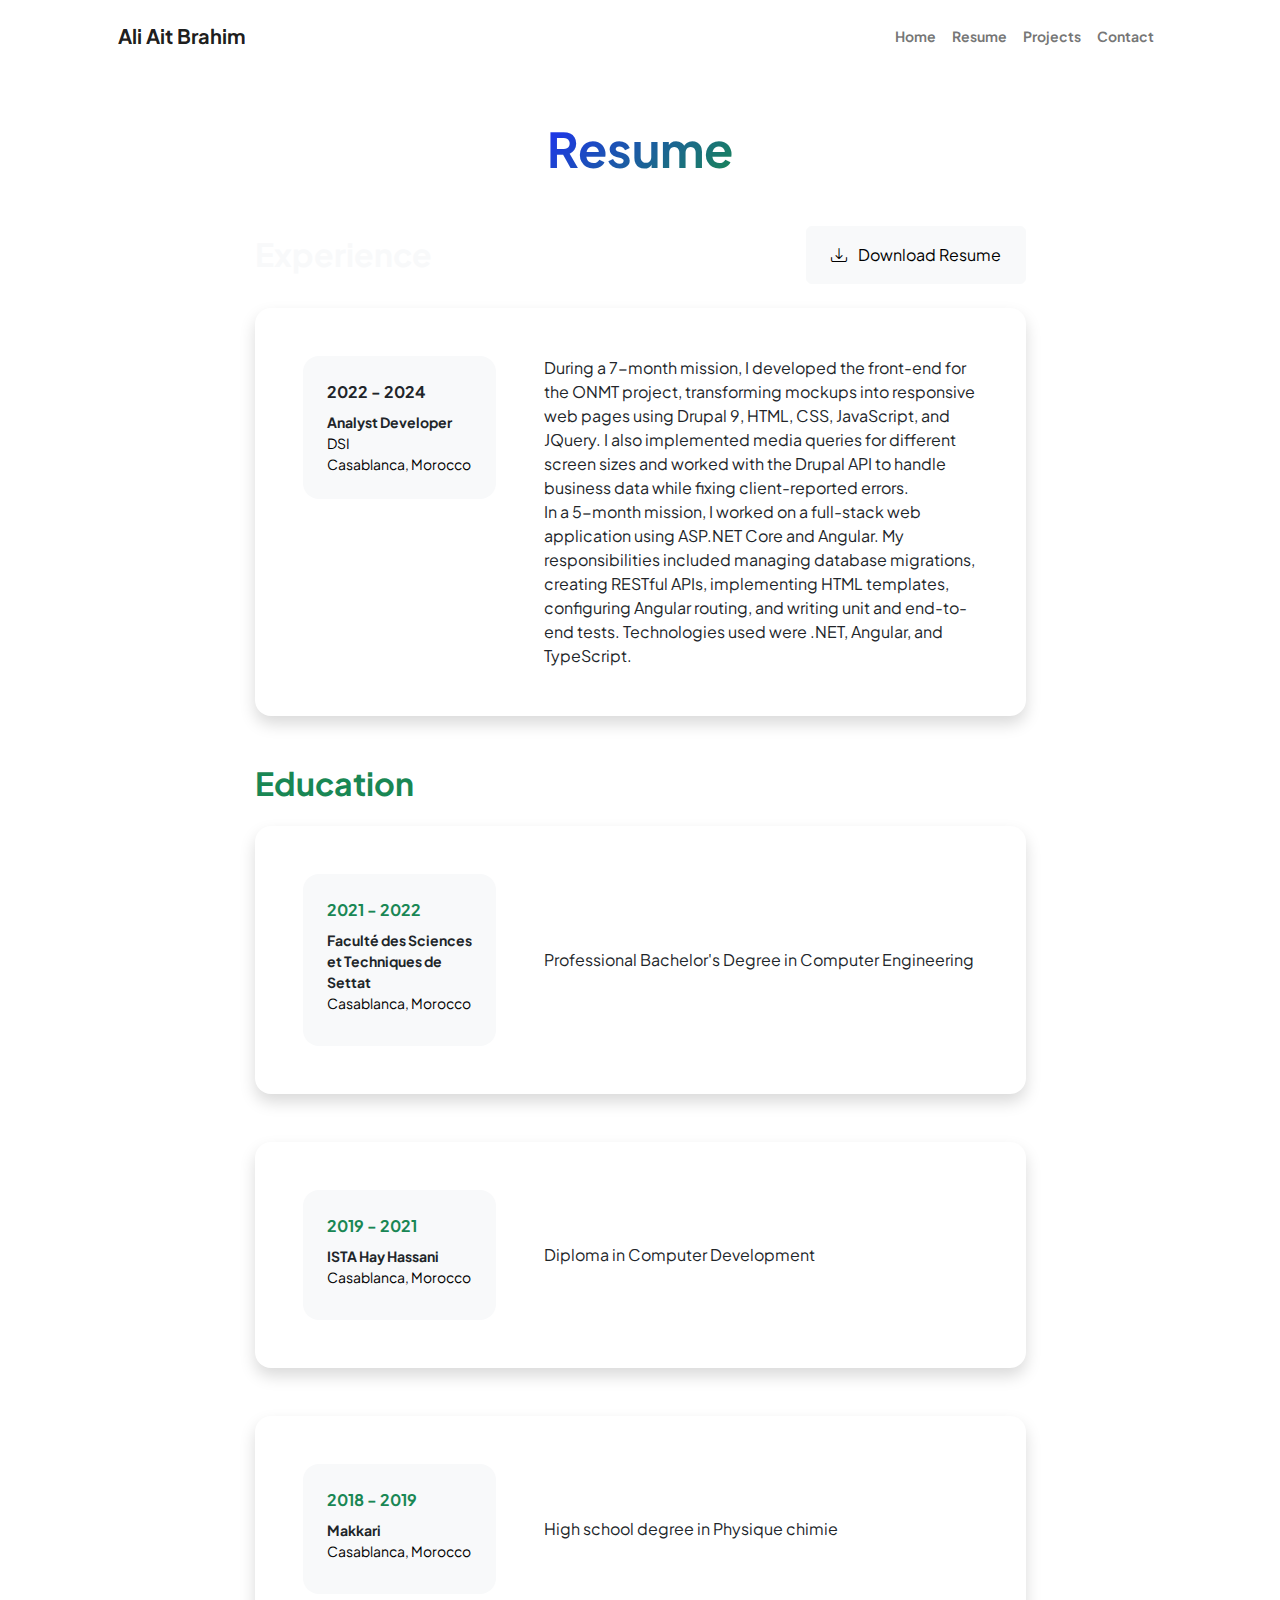
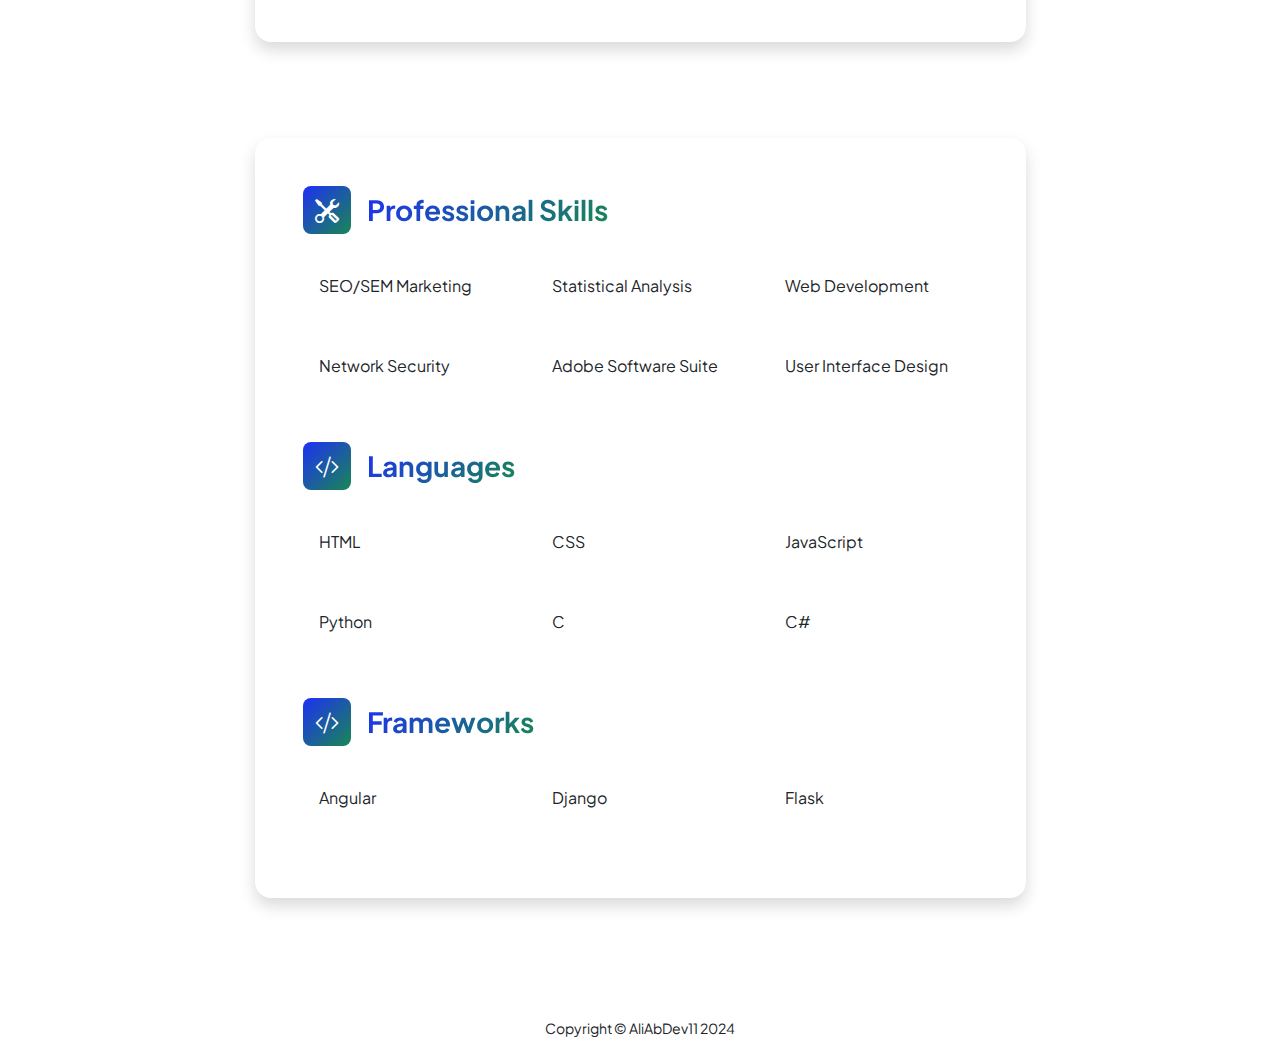
<file: resume.html>
<!DOCTYPE html>
<html lang="en">
    <head>
        <meta charset="utf-8" />
        <meta name="viewport" content="width=device-width, initial-scale=1, shrink-to-fit=no" />
        <meta name="description" content="" />
        <meta name="author" content="" />
        <title>Resume</title>
        <!-- Favicon-->
        <link rel="icon" type="image/x-icon" href="assets/icoimg.ico" />
        <!-- Custom Google font-->
        <link rel="preconnect" href="https://fonts.googleapis.com" />
        <link rel="preconnect" href="https://fonts.gstatic.com" crossorigin />
        <link href="https://fonts.googleapis.com/css2?family=Plus+Jakarta+Sans:wght@100;200;300;400;500;600;700;800;900&amp;display=swap" rel="stylesheet" />
        <!-- Bootstrap icons-->
        <link href="https://cdn.jsdelivr.net/npm/bootstrap-icons@1.8.1/font/bootstrap-icons.css" rel="stylesheet" />
        <!-- Core theme CSS (includes Bootstrap)-->
        <link href="css/styles.css" rel="stylesheet" />
    </head>
    <body class="d-flex flex-column h-100">
        <main class="flex-shrink-0">
            <!-- Navigation-->
            <nav class="navbar navbar-expand-lg navbar-light py-3">
                <div class="container px-5">
                    <a class="navbar-brand" href="index.html"><span class="fw-bolder logo-color">Ali Ait Brahim</span></a>
                    <button class="navbar-toggler" type="button" data-bs-toggle="collapse" data-bs-target="#navbarSupportedContent" aria-controls="navbarSupportedContent" aria-expanded="false" aria-label="Toggle navigation"><span class="navbar-toggler-icon"></span></button>
                    <div class="collapse navbar-collapse" id="navbarSupportedContent">
                        <ul class="navbar-nav ms-auto mb-2 mb-lg-0 small fw-bolder">
                            <li class="nav-item"><a class="nav-link" href="index.html">Home</a></li>
                            <li class="nav-item"><a class="nav-link" href="resume.html">Resume</a></li>
                            <li class="nav-item"><a class="nav-link" href="projects.html">Projects</a></li>
                            <li class="nav-item"><a class="nav-link" href="contact.html">Contact</a></li>
                        </ul>
                    </div>
                </div>
            </nav>
            <!-- Page Content-->
            <div class="container px-5 my-5">
                <div class="text-center mb-5">
                    <h1 class="display-5 fw-bolder mb-0"><span class="text-gradient d-inline">Resume</span></h1>
                </div>
                <div class="row gx-5 justify-content-center">
                    <div class="col-lg-11 col-xl-9 col-xxl-8">
                        <!-- Experience Section-->
                        <section>
                            <div class="cl-exp-mobile d-flex align-items-center justify-content-between mb-4">
                                <h2 class="text-light fw-bolder mb-0">Experience</h2>
                                <!-- Download resume button-->
                                <!-- Note: Set the link href target to a PDF file within your project-->
                                <a class="btn btn-light cl-resume px-4 py-3" href="assets/AliABCV-EN.pdf" target="_blank">
                                    <div class="d-inline-block bi bi-download me-2"></div>
                                    Download Resume
                                </a>
                            </div>
                            <!-- Experience Card 1-->
                            <div class="border-0  mb-5">
                                <div class="card-body cl-card p-5 rounded-4 shadow">
                                    <div class="row align-items-flex-start gx-5">
                                        <div class="col text-center text-lg-start mb-4 mb-lg-0">
                                            <div class="bg-light p-4 rounded-4">
                                                <div class="text-color fw-bolder mb-2">2022 - 2024</div>
                                                <div class="small fw-bolder logo-color">Analyst Developer</div>
                                                <div class="small text-muted">DSI</div>
                                                <div class="small text-muted">Casablanca, Morocco</div>
                                            </div>
                                        </div>
                                        <div class="col-lg-8">
                                            <div>
                                                During a 7-month mission, I developed the front-end for the ONMT project, transforming mockups into responsive web pages using Drupal 9, HTML, CSS, JavaScript, and JQuery. I also implemented media queries for different screen sizes and worked with the Drupal API to handle business data while fixing client-reported errors.<br>
                                                In a 5-month mission, I worked on a full-stack web application using ASP.NET Core and Angular. My responsibilities included managing database migrations, creating RESTful APIs, implementing HTML templates, configuring Angular routing, and writing unit and end-to-end tests. Technologies used were .NET, Angular, and TypeScript.
                                            </div>
                                        </div>
                                    </div>
                                </div>
                            </div>
                            <!-- Experience Card 2-->
                            <!-- <div class="card shadow border-0 rounded-4 mb-5">
                                <div class="card-body p-5">
                                    <div class="row align-items-center gx-5">
                                        <div class="col text-center text-lg-start mb-4 mb-lg-0">
                                            <div class="bg-light p-4 rounded-4">
                                                <div class="text-primary fw-bolder mb-2">2017 - 2019</div>
                                                <div class="small fw-bolder">SEM Specialist</div>
                                                <div class="small text-muted">Wayne Enterprises</div>
                                                <div class="small text-muted">Gotham City, NY</div>
                                            </div>
                                        </div>
                                        <div class="col-lg-8"><div>Lorem ipsum dolor sit amet consectetur adipisicing elit. Delectus laudantium, voluptatem quis repellendus eaque sit animi illo ipsam amet officiis corporis sed aliquam non voluptate corrupti excepturi maxime porro fuga.</div></div>
                                    </div>
                                </div>
                            </div> -->
                        </section>
                        <!-- Education Section-->
                        <section>
                            <h2 class="text-secondary fw-bolder mb-4">Education</h2>
                            <!-- Education Card 1-->
                            <div class="border-0 mb-5">
                                <div class="card-body cl-card p-5 rounded-4 shadow">
                                    <div class="row align-items-center gx-5">
                                        <div class="col text-center text-lg-start mb-4 mb-lg-0">
                                            <div class="bg-light p-4 rounded-4">
                                                <div class="text-secondary fw-bolder mb-2">2021 - 2022</div>
                                                <div class="mb-2">
                                                    <div class="small fw-bolder logo-color">Faculté des Sciences et Techniques de Settat</div>
                                                    <div class="small text-muted">Casablanca, Morocco</div>
                                                </div>
                                                <!-- <div class="fst-italic">
                                                    <div class="small text-muted">Bachelor</div>
                                                    <div class="small text-muted">Computer Engineering</div>
                                                </div> -->
                                            </div>
                                        </div>
                                        <div class="col-lg-8">
                                            <div>Professional Bachelor's Degree in Computer Engineering</div>
                                        </div>
                                    </div>
                                </div>
                            </div>
                            <!-- Education Card 2-->
                            <div class="border-0 mb-5">
                                <div class="card-body cl-card p-5 rounded-4 shadow">
                                    <div class="row align-items-center gx-5">
                                        <div class="col text-center text-lg-start mb-4 mb-lg-0">
                                            <div class="bg-light p-4 rounded-4">
                                                <div class="text-secondary fw-bolder mb-2">2019 - 2021</div>
                                                <div class="mb-2">
                                                    <div class="small fw-bolder logo-color">ISTA Hay Hassani</div>
                                                    <div class="small text-muted">Casablanca, Morocco</div>
                                                </div>
                                                <!-- <div class="fst-italic">
                                                    <div class="small text-muted">Diploma</div>
                                                    <div class="small text-muted">Computer Science</div>
                                                </div> -->
                                            </div>
                                        </div>
                                        <div class="col-lg-8">
                                            <div>Diploma in Computer Development</div>
                                        </div>
                                    </div>
                                </div>
                            </div>
                            <!-- Education Card 3-->
                            <div class="border-0 mb-5">
                                <div class="card-body cl-card p-5 rounded-4 shadow">
                                    <div class="row align-items-center gx-5">
                                        <div class="col text-center text-lg-start mb-4 mb-lg-0">
                                            <div class="bg-light p-4 rounded-4">
                                                <div class="text-secondary fw-bolder mb-2">2018 - 2019</div>
                                                <div class="mb-2">
                                                    <div class="small fw-bolder logo-color">Makkari</div>
                                                    <div class="small text-muted">Casablanca, Morocco</div>
                                                </div>
                                                <!-- <div class="fst-italic">
                                                    <div class="small text-muted">High school degree                                                                                    </div>
                                                    <div class="small text-muted">Physique chimie</div>
                                                </div> -->
                                            </div>
                                        </div>
                                        <div class="col-lg-8">
                                            <div>High school degree in Physique chimie</div>
                                        </div>
                                    </div>
                                </div>
                            </div>
                        </section>
                        <!-- Divider-->
                        <div class="pb-5"></div>
                        <!-- Skills Section-->
                        <section>
                            <!-- Skillset Card-->
                            <div class="border-0 mb-5">
                                <div class="card-body cl-card p-5 rounded-4 shadow">
                                    <!-- Professional skills list-->
                                    <div class="mb-5">
                                        <div class="d-flex align-items-center mb-4">
                                            <div class="feature bg-primary bg-gradient-primary-to-secondary text-white rounded-3 me-3"><i class="bi bi-tools"></i></div>
                                            <h3 class="fw-bolder mb-0"><span class="text-gradient d-inline">Professional Skills</span></h3>
                                        </div>
                                        <div class="row row-cols-1 row-cols-md-3 mb-4">
                                            <div class="col mb-4 mb-md-0"><div class="d-flex align-items-center cl-bg-skills rounded-4 p-3 h-100">SEO/SEM Marketing</div></div>
                                            <div class="col mb-4 mb-md-0"><div class="d-flex align-items-center cl-bg-skills rounded-4 p-3 h-100">Statistical Analysis</div></div>
                                            <div class="col"><div class="d-flex align-items-center cl-bg-skills rounded-4 p-3 h-100">Web Development</div></div>
                                        </div>
                                        <div class="row row-cols-1 row-cols-md-3">
                                            <div class="col mb-4 mb-md-0"><div class="d-flex align-items-center cl-bg-skills rounded-4 p-3 h-100">Network Security</div></div>
                                            <div class="col mb-4 mb-md-0"><div class="d-flex align-items-center cl-bg-skills rounded-4 p-3 h-100">Adobe Software Suite</div></div>
                                            <div class="col"><div class="d-flex align-items-center cl-bg-skills rounded-4 p-3 h-100">User Interface Design</div></div>
                                        </div>
                                    </div>
                                    <!-- Languages list-->
                                    <div class="mb-5">
                                        <div class="d-flex align-items-center mb-4">
                                            <div class="feature bg-primary bg-gradient-primary-to-secondary text-white rounded-3 me-3"><i class="bi bi-code-slash"></i></div>
                                            <h3 class="fw-bolder mb-0"><span class="text-gradient d-inline">Languages</span></h3>
                                        </div>
                                        <div class="row row-cols-1 row-cols-md-3 mb-4">
                                            <div class="col mb-4 mb-md-0"><div class="d-flex align-items-center cl-bg-skills rounded-4 p-3 h-100">HTML</div></div>
                                            <div class="col mb-4 mb-md-0"><div class="d-flex align-items-center cl-bg-skills rounded-4 p-3 h-100">CSS</div></div>
                                            <div class="col"><div class="d-flex align-items-center cl-bg-skills rounded-4 p-3 h-100">JavaScript</div></div>
                                        </div>
                                        <div class="row row-cols-1 row-cols-md-3">
                                            <div class="col mb-4 mb-md-0"><div class="d-flex align-items-center cl-bg-skills rounded-4 p-3 h-100">Python</div></div>
                                            <div class="col mb-4 mb-md-0"><div class="d-flex align-items-center cl-bg-skills rounded-4 p-3 h-100">C</div></div>
                                            <div class="col"><div class="d-flex align-items-center cl-bg-skills rounded-4 p-3 h-100">C#</div></div>
                                        </div>
                                    </div>
                                    <!-- Frameworks list-->
                                    <div class="mb-0">
                                        <div class="d-flex align-items-center mb-4">
                                            <div class="feature bg-primary bg-gradient-primary-to-secondary text-white rounded-3 me-3"><i class="bi bi-code-slash"></i></div>
                                            <h3 class="fw-bolder mb-0"><span class="text-gradient d-inline">Frameworks</span></h3>
                                        </div>
                                        <div class="row row-cols-1 row-cols-md-3 mb-4">
                                            <div class="col mb-4 mb-md-0"><div class="d-flex align-items-center cl-bg-skills rounded-4 p-3 h-100">Angular</div></div>
                                            <div class="col mb-4 mb-md-0"><div class="d-flex align-items-center cl-bg-skills rounded-4 p-3 h-100">Django</div></div>
                                            <div class="col"><div class="d-flex align-items-center cl-bg-skills rounded-4 p-3 h-100">Flask</div></div>
                                        </div>
                                    </div>
                                </div>
                            </div>
                        </section>
                    </div>
                </div>
            </div>
        </main>
        <!-- Footer-->
        <footer class="py-4 mt-auto">
            <div class="container px-5">
                <div class="row align-items-center justify-content-between flex-column">
                    <div class="col-auto"><div class="small m-0">Copyright &copy; AliAbDev11 2024</div></div>
                    <!-- <div class="col-auto">
                        <a class="small" href="#!">Privacy</a>
                        <span class="mx-1">&middot;</span>
                        <a class="small" href="#!">Terms</a>
                        <span class="mx-1">&middot;</span>
                        <a class="small" href="#!">Contact</a>
                    </div> -->
                </div>
            </div>
        </footer>
        <!-- Bootstrap core JS-->
        <script src="https://cdn.jsdelivr.net/npm/bootstrap@5.2.3/dist/js/bootstrap.bundle.min.js"></script>
        <!-- Core theme JS-->
        <script src="js/scripts.js"></script>
    </body>
</html>
</file>
